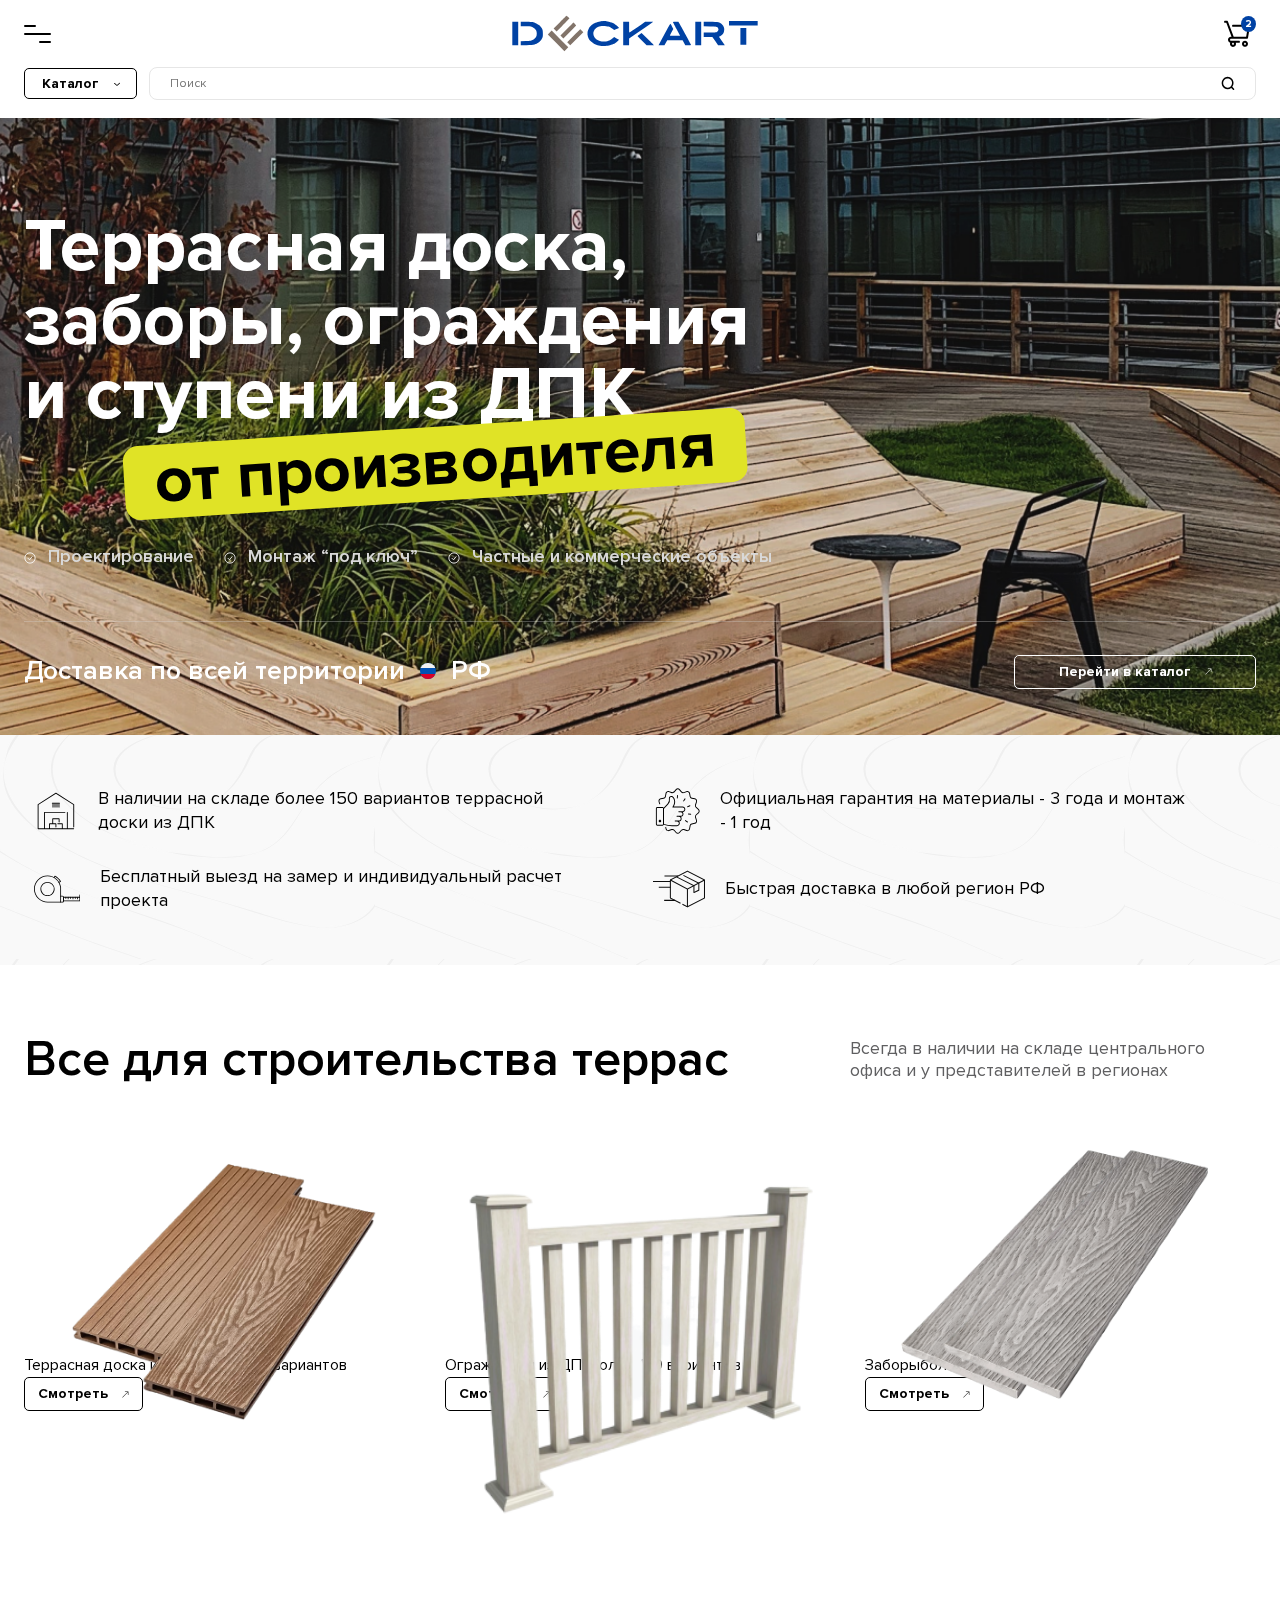
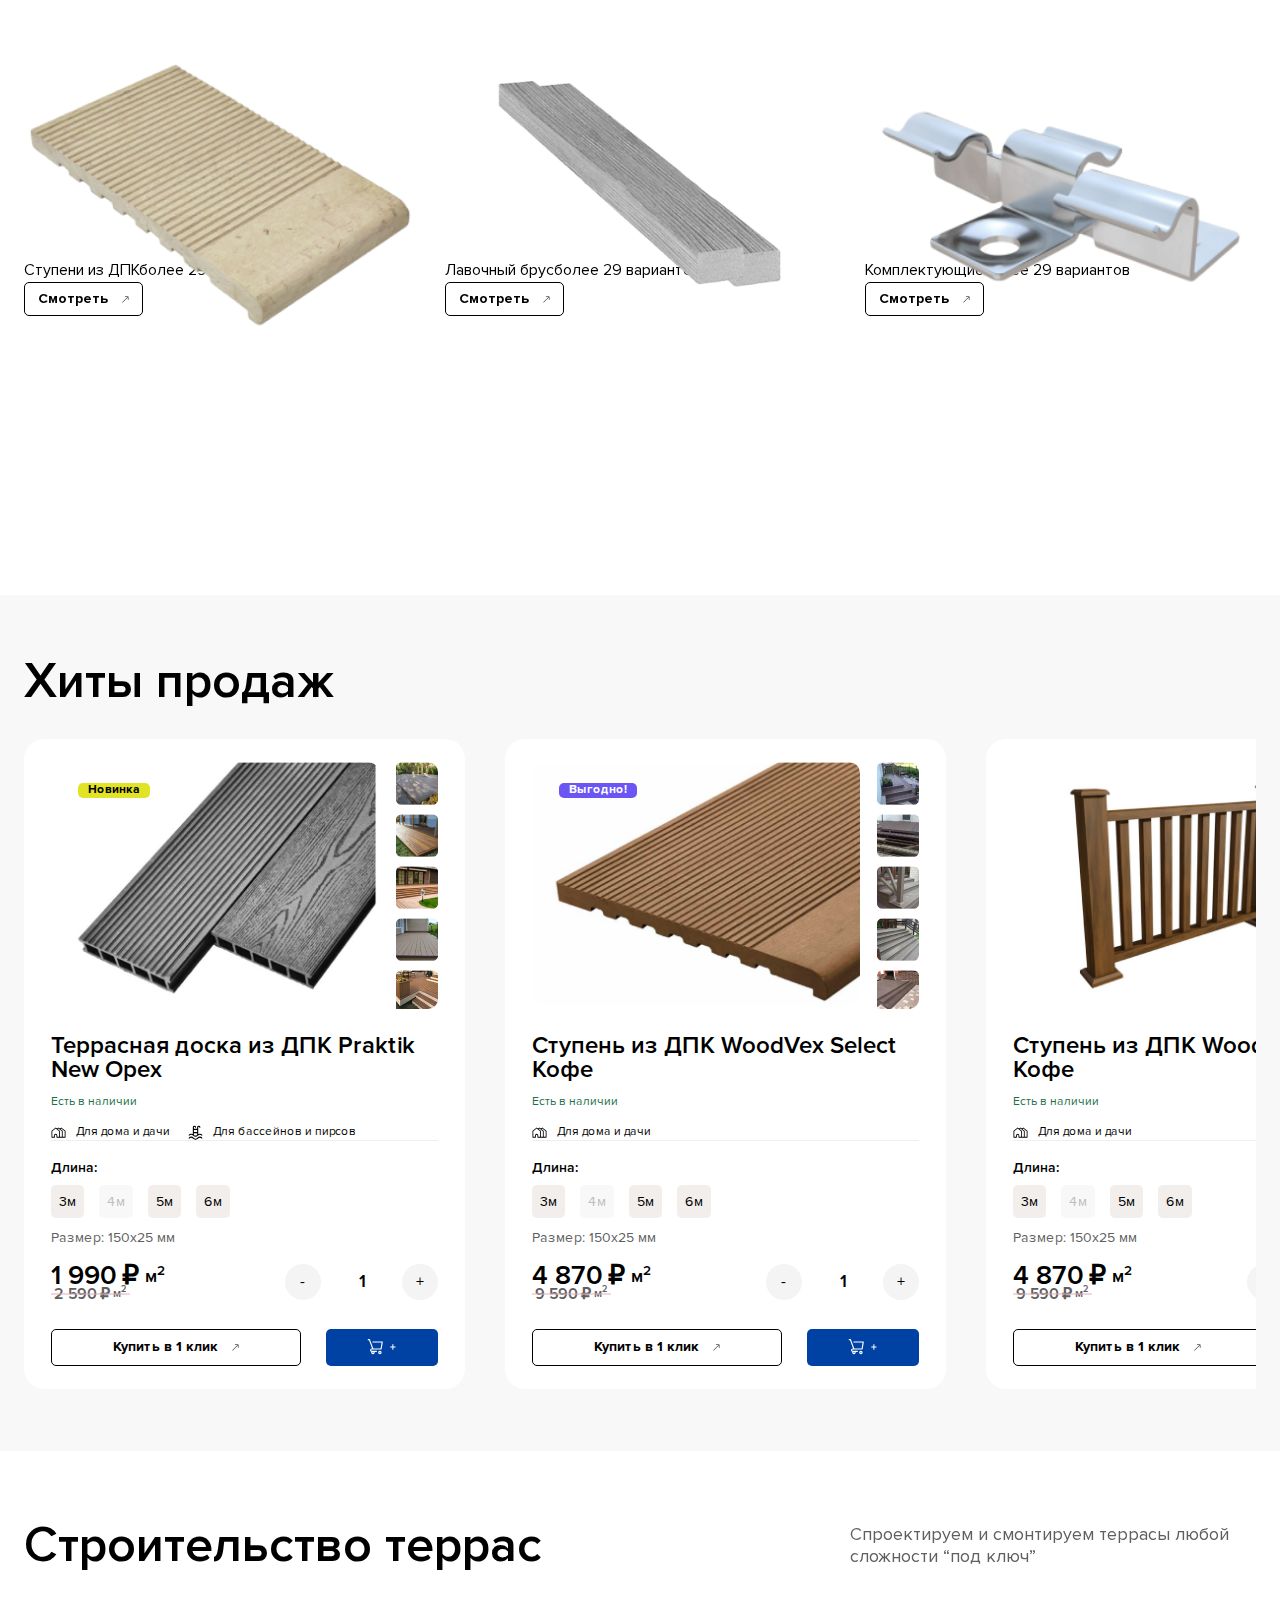
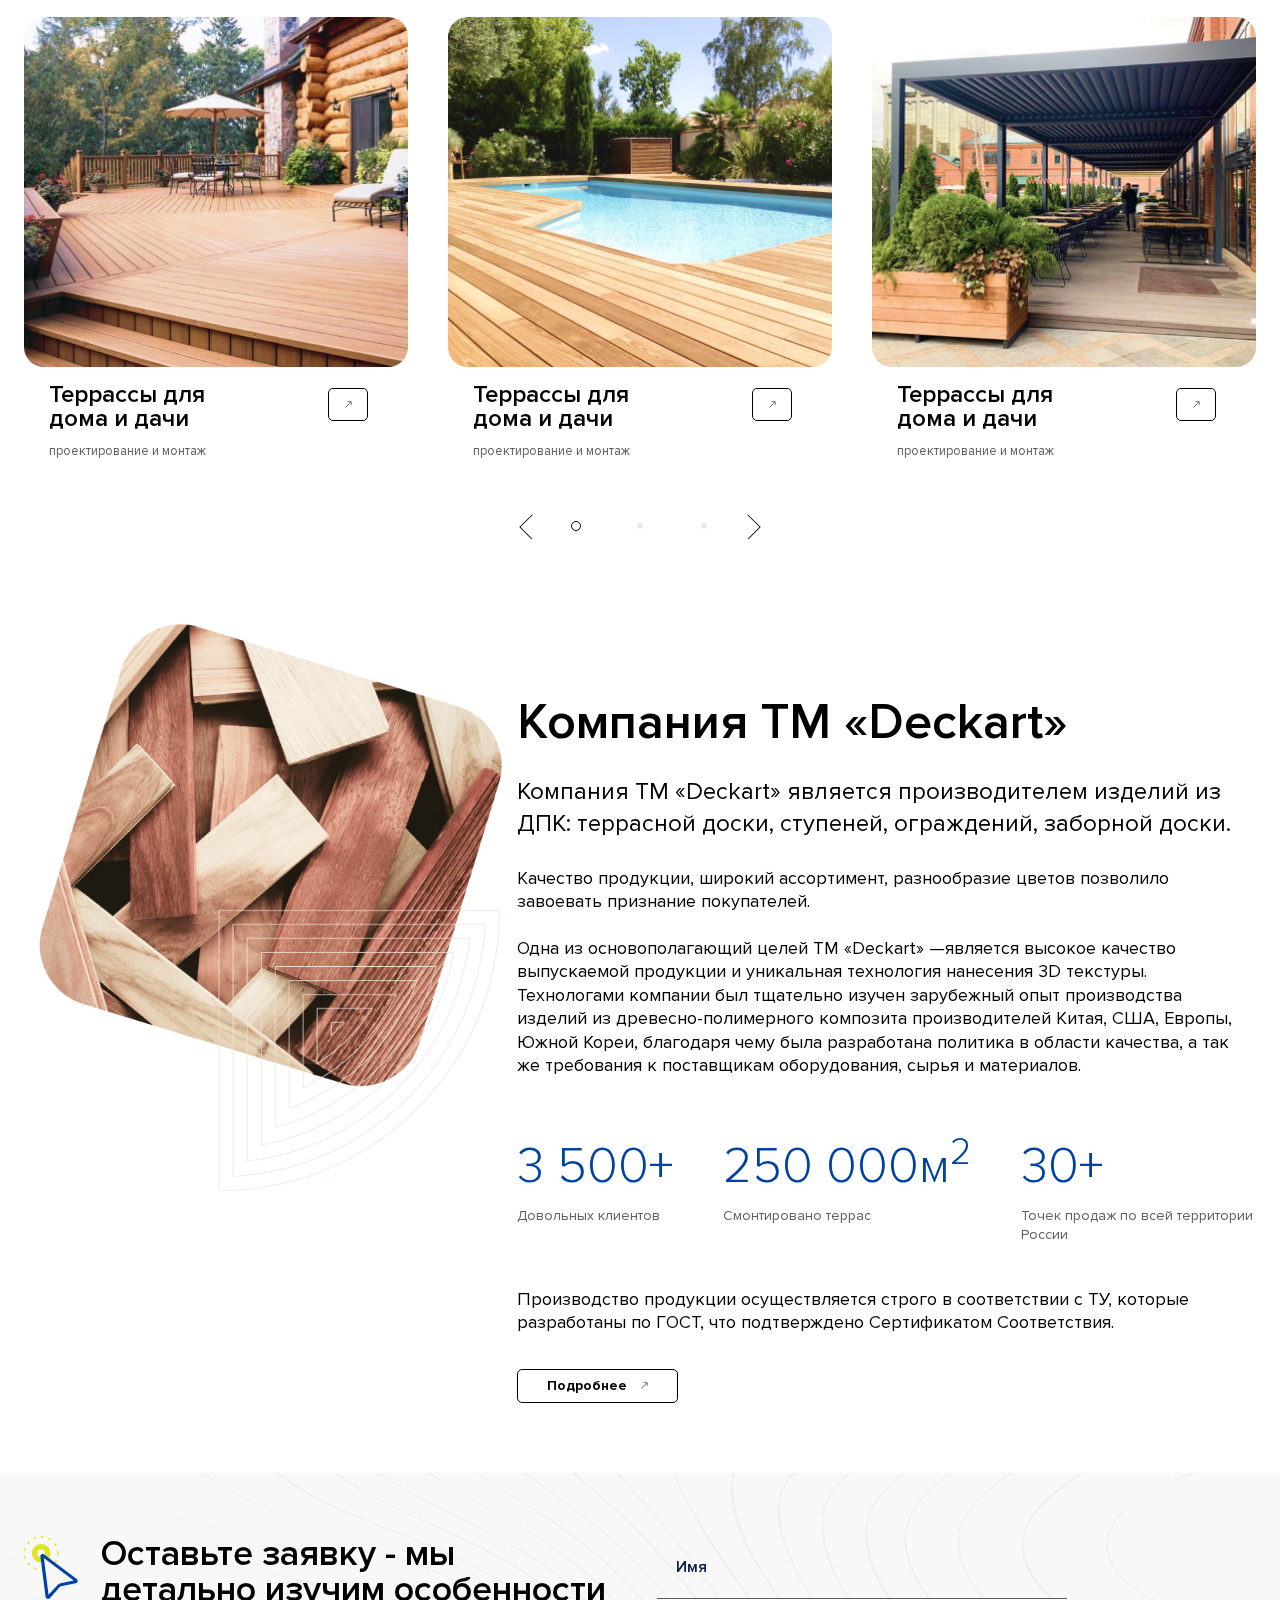
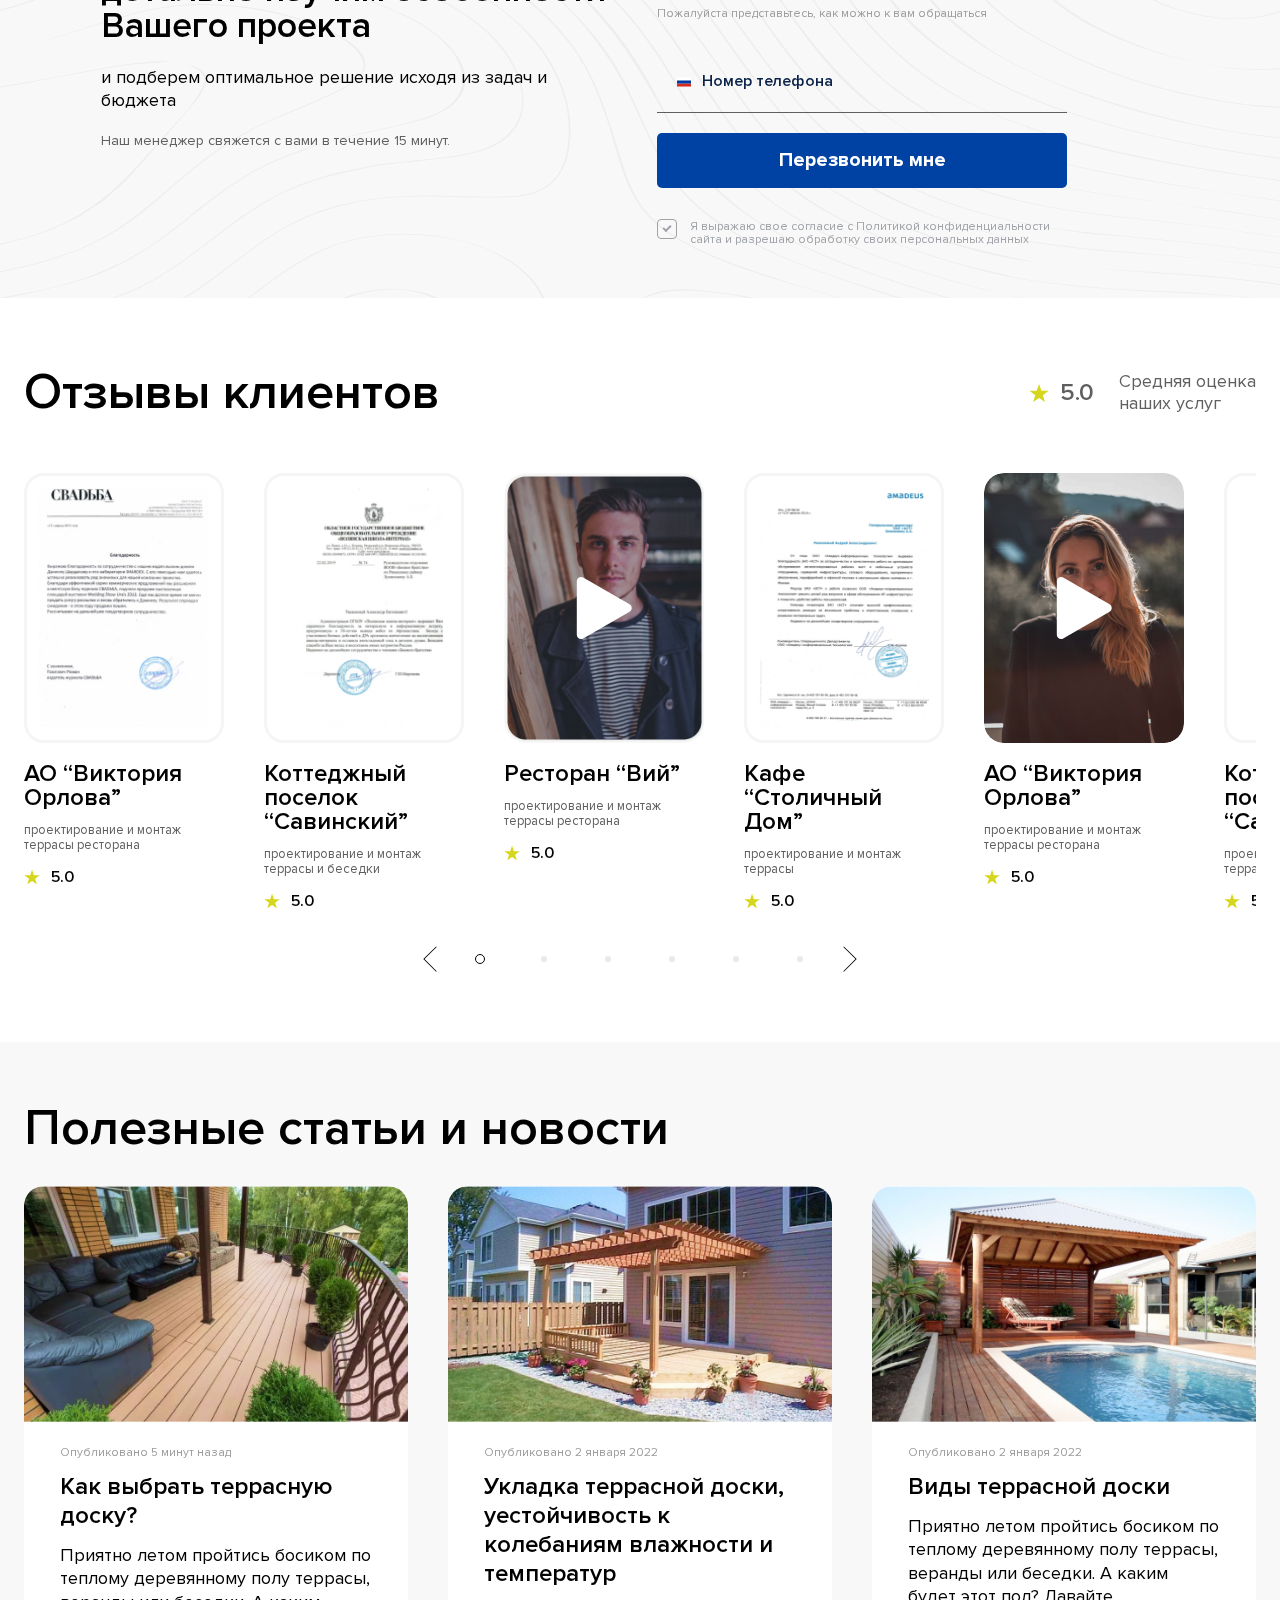
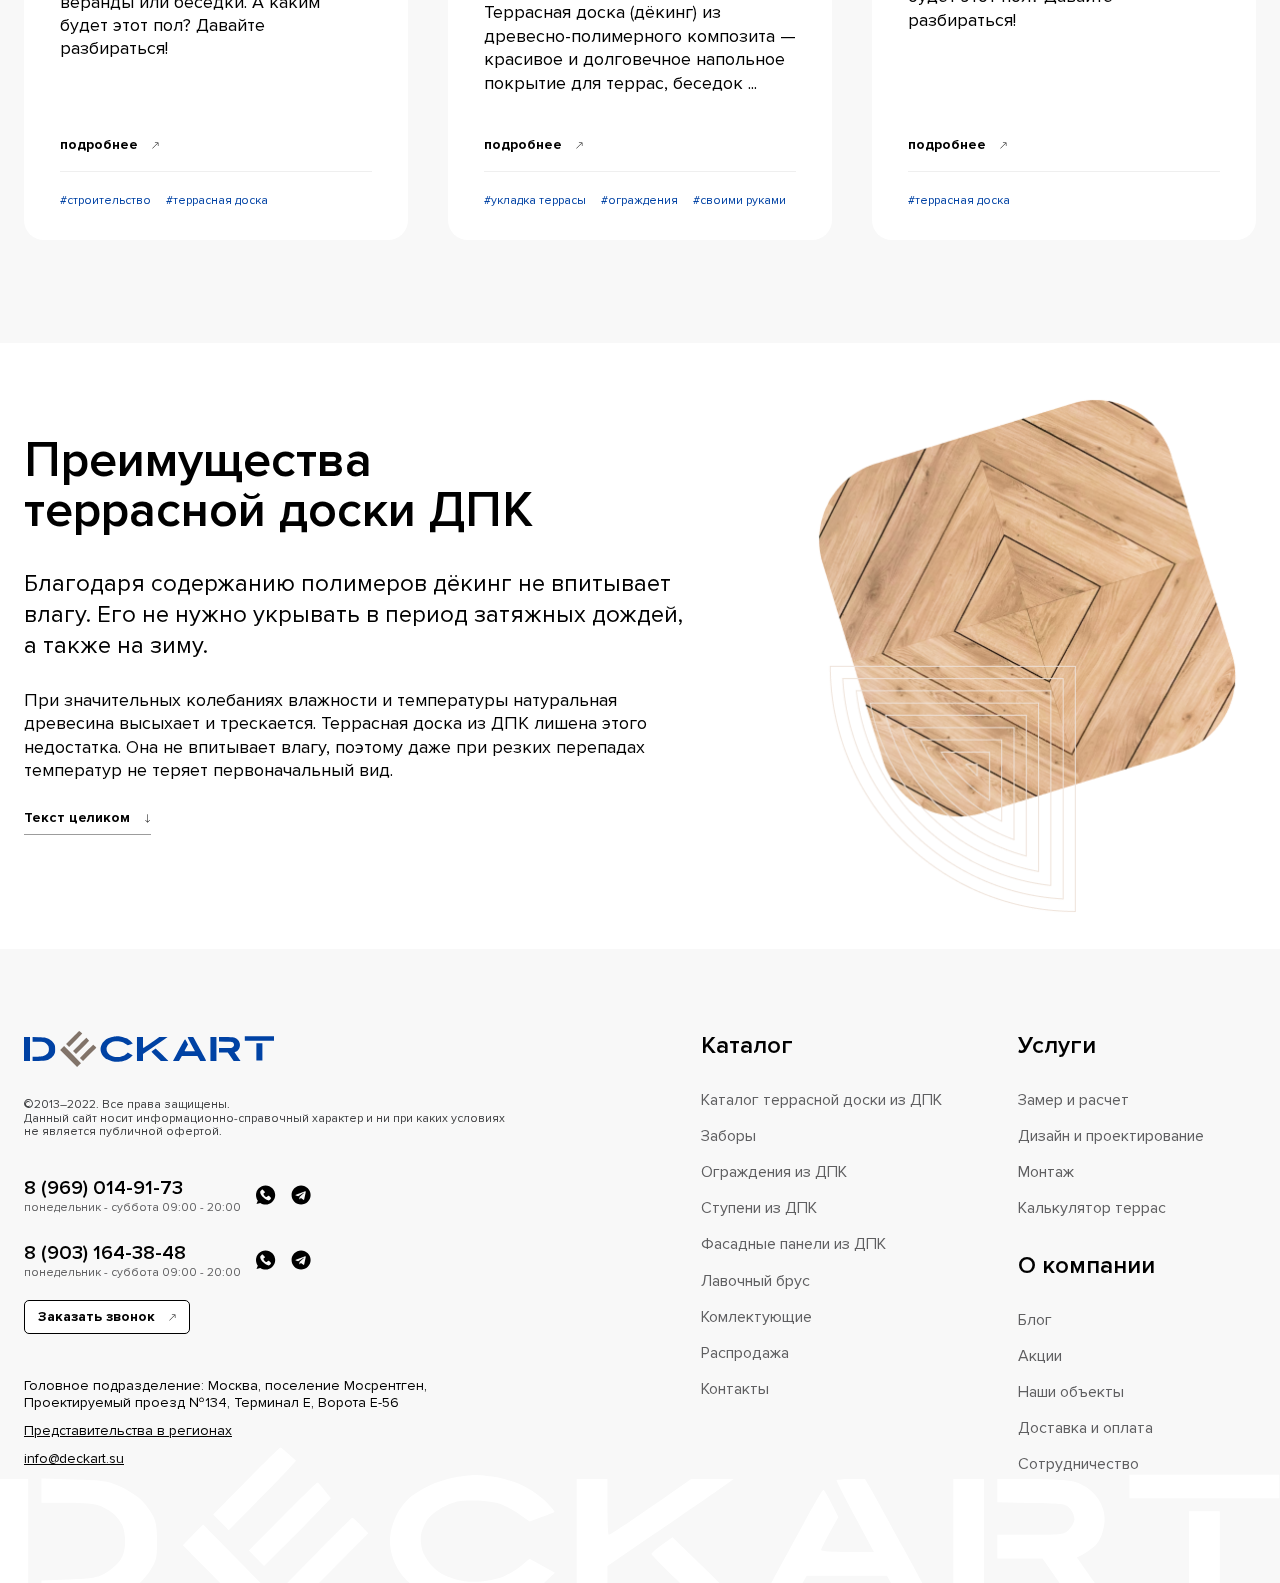
<file: index copy.html>
<!DOCTYPE html>
<html lang="ru">
  <head>
    <meta charset="UTF-8">
    <meta name="theme-color" content="#10cfe6">
    <meta http-equiv="X-UA-Compatible" content="IE=edge">
    <meta name="viewport" content="initial-scale=1.0, width=device-width">
    <title>Главная страница сайта</title>
    <link rel="yandex-tableau-widget" href="./images/favicons/yandex-browser-manifest.json">
    <link rel="stylesheet" href="./css/main.css"><link rel="stylesheet" href="https://cdn.jsdelivr.net/npm/swiper@8/swiper-bundle.min.css"/>
<!--[if lt IE 9]>
    <script src="http://cdnjs.cloudflare.com/ajax/libs/html5shiv/3.7.2/html5shiv.min.js"></script><![endif]-->
  </head>
  <body class="homepage">
    <header class="header">
      <div class="outer header__top">
        <div class="inner">
          <div class="header__top-container">
            <select>
              <option>Москва и область</option>
              <option>Санкт-Петербург</option>
            </select>
            <ul> 
              <li> <a href="#">О компании</a></li>
              <li> <a href="#">Блог</a></li>
              <li> <a href="#">Доставка и оплата</a></li>
              <li> <a href="#">Монтаж</a></li>
              <li> <a href="#">Распродажи и акции</a></li>
              <li> <a href="#">Сотрудничество</a></li>
              <li> <a href="#">Контакты</a></li>
            </ul>
          </div>
        </div>
      </div>
      <div class="outer header__center"> 
        <div class="inner"> 
          <div class="header__center-container"><a class="hamburger hamburger--js" href="#"><span></span></a><a class="logo" href="/">
              <svg class="icon icon-logo ">
                <use xlink:href="./images/sprite.svg#logo"></use>
              </svg>
              <p>Красивая и долговечная террасная доска из ДПК</p></a>
            <button class="basket">
              <div class="basket__icon"><svg width="26" height="27" viewBox="0 0 26 27" fill="none" xmlns="http://www.w3.org/2000/svg">
<path d="M21 20.8494C20.4067 20.8494 19.8266 21.0253 19.3333 21.355C18.8399 21.6846 18.4554 22.1531 18.2284 22.7013C18.0013 23.2495 17.9419 23.8527 18.0576 24.4346C18.1734 25.0166 18.4591 25.5511 18.8787 25.9707C19.2982 26.3902 19.8328 26.676 20.4147 26.7917C20.9967 26.9075 21.5999 26.8481 22.1481 26.621C22.6962 26.3939 23.1648 26.0094 23.4944 25.5161C23.8241 25.0227 24 24.4427 24 23.8494C23.9991 23.054 23.6828 22.2914 23.1204 21.729C22.5579 21.1666 21.7954 20.8502 21 20.8494ZM21 24.8494C20.8022 24.8494 20.6089 24.7907 20.4444 24.6808C20.28 24.571 20.1518 24.4148 20.0761 24.232C20.0004 24.0493 19.9806 23.8483 20.0192 23.6543C20.0578 23.4603 20.153 23.2821 20.2929 23.1423C20.4327 23.0024 20.6109 22.9072 20.8049 22.8686C20.9989 22.83 21.2 22.8498 21.3827 22.9255C21.5654 23.0012 21.7216 23.1293 21.8315 23.2938C21.9414 23.4582 22 23.6516 22 23.8494C21.9997 24.1145 21.8942 24.3686 21.7067 24.5561C21.5193 24.7436 21.2651 24.849 21 24.8494Z" fill="black"/>
<path d="M15 20.8494H7C6.73478 20.8494 6.48043 20.744 6.29289 20.5565C6.10536 20.3689 6 20.1146 6 19.8494C6 19.5841 6.10536 19.3298 6.29289 19.1423C6.48043 18.9547 6.73478 18.8494 7 18.8494H23C23.2367 18.8494 23.4657 18.7654 23.6463 18.6124C23.8269 18.4595 23.9473 18.2474 23.9863 18.014L25.9863 6.01397C26.0102 5.8707 26.0026 5.72395 25.9641 5.58392C25.9255 5.44388 25.8569 5.31393 25.763 5.20309C25.6692 5.09225 25.5523 5.0032 25.4205 4.94211C25.2887 4.88102 25.1452 4.84937 25 4.84937H9C8.73478 4.84937 8.48043 4.95472 8.29289 5.14226C8.10536 5.32979 8 5.58415 8 5.84937C8 6.11458 8.10536 6.36894 8.29289 6.55647C8.48043 6.74401 8.73478 6.84937 9 6.84937H23.8193L22.1528 16.8494H9.6928L3.9365 1.49827C3.86496 1.30767 3.73697 1.14344 3.56964 1.02749C3.4023 0.911543 3.20358 0.849403 3 0.849365H1C0.734784 0.849365 0.48043 0.954722 0.292893 1.14226C0.105357 1.32979 0 1.58415 0 1.84937C0 2.11458 0.105357 2.36894 0.292893 2.55647C0.48043 2.74401 0.734784 2.84937 1 2.84937H2.3071L7.5571 16.8494H7C6.27135 16.8442 5.56589 17.1052 5.01616 17.5835C4.46642 18.0618 4.11026 18.7243 4.01459 19.4467C3.91891 20.1691 4.09031 20.9015 4.49658 21.5064C4.90285 22.1113 5.51603 22.547 6.2209 22.7317C6.03292 23.1834 5.95808 23.6741 6.00287 24.1613C6.04766 24.6485 6.21072 25.1174 6.4779 25.5273C6.74508 25.9371 7.10829 26.2755 7.53598 26.5131C7.96367 26.7507 8.4429 26.8803 8.93205 26.8906C9.42119 26.9009 9.90544 26.7916 10.3427 26.5722C10.78 26.3528 11.1572 26.0299 11.4414 25.6317C11.7255 25.2334 11.9082 24.7718 11.9734 24.2869C12.0387 23.802 11.9845 23.3086 11.8157 22.8494H15C15.2652 22.8494 15.5196 22.744 15.7071 22.5565C15.8946 22.3689 16 22.1146 16 21.8494C16 21.5841 15.8946 21.3298 15.7071 21.1423C15.5196 20.9547 15.2652 20.8494 15 20.8494ZM10 23.8494C10 24.0471 9.94135 24.2405 9.83147 24.4049C9.72159 24.5694 9.56541 24.6976 9.38268 24.7732C9.19996 24.8489 8.99889 24.8687 8.80491 24.8302C8.61093 24.7916 8.43275 24.6963 8.29289 24.5565C8.15304 24.4166 8.0578 24.2384 8.01921 24.0445C7.98063 23.8505 8.00043 23.6494 8.07612 23.4667C8.15181 23.284 8.27998 23.1278 8.44443 23.0179C8.60888 22.908 8.80222 22.8494 9 22.8494C9.26511 22.8497 9.51927 22.9552 9.70673 23.1426C9.89419 23.3301 9.99966 23.5843 10 23.8494Z" fill="black"/>
</svg><span>2</span>
              </div>
            </button>
            <div class="search">
              <div class="search__input">
                <input type="text" placeholder="Поиск по каталогу" required>
              </div>
              <button class="search-btn">
                <svg class="icon icon-search ">
                  <use xlink:href="./images/sprite.svg#search"></use>
                </svg>
              </button>
            </div>
            <div class="connection"><a class="social" href="#"><svg width="20" height="20" viewBox="0 0 20 20" fill="none" xmlns="http://www.w3.org/2000/svg">
<path d="M9.6 0.399902C4.296 0.399902 0 4.6959 0 9.9999C0 12.1119 0.672 14.0559 1.824 15.6399L0.504 19.1199L4.32 18.0159C5.832 19.0239 7.656 19.5999 9.6 19.5999C14.904 19.5999 19.2 15.3039 19.2 9.9999C19.2 4.6959 14.904 0.399902 9.6 0.399902ZM14.712 13.9839L13.68 14.9919C12.6 16.0719 9.744 14.8959 7.224 12.3519C4.704 9.8319 3.576 6.9759 4.584 5.9199L5.616 4.8879C6 4.5039 6.648 4.5039 7.056 4.8879L8.568 6.3999C9.096 6.9279 8.88 7.8399 8.184 8.0559C7.704 8.2239 7.368 8.7519 7.536 9.2319C7.8 10.3599 9.264 11.7519 10.344 12.0159C10.824 12.1359 11.376 11.8479 11.52 11.3679C11.736 10.6719 12.648 10.4559 13.176 10.9839L14.688 12.4959C15.072 12.9039 15.072 13.5519 14.712 13.9839Z"/>
</svg></a><a class="social" href="#"><svg width="21" height="20" viewBox="0 0 21 20" fill="none" xmlns="http://www.w3.org/2000/svg">
<path d="M10.5996 20C16.1238 20 20.5996 15.5242 20.5996 10C20.5996 4.47583 16.1238 0 10.5996 0C5.07544 0 0.599609 4.47583 0.599609 10C0.599609 15.5242 5.07544 20 10.5996 20ZM5.17544 9.78333L14.8171 6.06583C15.2646 5.90417 15.6554 6.175 15.5104 6.85167L15.5113 6.85083L13.8696 14.585C13.7479 15.1333 13.4221 15.2667 12.9663 15.0083L10.4663 13.1658L9.26044 14.3275C9.12711 14.4608 9.01461 14.5733 8.75628 14.5733L8.93378 12.0292L13.5671 7.84333C13.7688 7.66583 13.5221 7.56583 13.2563 7.7425L7.53044 11.3475L5.06211 10.5775C4.52628 10.4075 4.51461 10.0417 5.17544 9.78333Z"/>
</svg></a>
              <p><a href="tel:79690149173">+7 (969) 014-91-73</a><span>понедельник - суббота 09:00 - 20:00</span></p>
              <button class="btn" data-id="callme">Звонок<svg width="8" height="8" viewBox="0 0 8 8" fill="none" xmlns="http://www.w3.org/2000/svg">
<path fill-rule="evenodd" clip-rule="evenodd" d="M7.0206 0.5C7.09795 0.5 7.17214 0.530727 7.22683 0.585423C7.28153 0.640118 7.31226 0.714301 7.31226 0.791651L7.31226 4.29147C7.31226 4.36882 7.28153 4.443 7.22683 4.4977C7.17214 4.55239 7.09795 4.58312 7.0206 4.58312C6.94325 4.58312 6.86907 4.55239 6.81438 4.4977C6.75968 4.443 6.72895 4.36882 6.72895 4.29147L6.72895 1.4957L0.810765 7.41447C0.783648 7.44159 0.751456 7.4631 0.716027 7.47777C0.680597 7.49245 0.642624 7.5 0.604276 7.5C0.565927 7.5 0.527954 7.49245 0.492524 7.47777C0.457095 7.4631 0.424903 7.44159 0.397786 7.41447C0.37067 7.38735 0.34916 7.35516 0.334485 7.31973C0.319809 7.2843 0.312256 7.24633 0.312256 7.20798C0.312256 7.16963 0.319809 7.13166 0.334485 7.09623C0.34916 7.0608 0.37067 7.02861 0.397786 7.00149L6.31656 1.0833L3.52079 1.0833C3.44344 1.0833 3.36926 1.05258 3.31456 0.99788C3.25986 0.943185 3.22914 0.869002 3.22914 0.791652C3.22914 0.714301 3.25986 0.640118 3.31456 0.585423C3.36926 0.530727 3.44344 0.5 3.52079 0.5L7.0206 0.5Z"/>
</svg>
              </button>
            </div>
          </div>
        </div>
      </div>
      <div class="outer header__bottom">
        <div class="inner header__bottom-container">
          <ul> 
            <li> <a class="dropdown menu-js" href="#">Каталог<span>продукции</span></a>
              <div class="catalog catalog-js outer">
                <div class="catalog__line"></div>
                <div class="inner">
                  <ul>
                    <li> <a class="catalog-link-js dropdown _right" href="#"> 
                        <div class="menu__icon _pink"><img src="./images/terrasnaya.png"></div>Террасная доска из ДПК</a>
                      <div class="catalog__content">
                        <ul> 
                          <li><a href="#">Террасная доска для террасы</a></li>
                          <li><a href="#">Террасная доска для бассейнов</a></li>
                          <li><a href="#">Террасная доска для беседки</a></li>
                          <li><a href="#">Террасная доска для пирса, причала и мостиков</a></li>
                          <li><a href="#">Террасная доска для кафе и ресторанов</a></li>
                        </ul>
                        <div class="card"> 
                          <div class="card__gallery"><img src="./images/2.png" alt="Террасная доска">
                            <div class="card__sales">-30%</div>
                            <div class="card__label">
                              <p class="_purple">Выгодно!</p>
                            </div>
                          </div>
                          <div class="card__content"> 
                            <h3>Ступень из ДПК WoodVex Select Кофе</h3>
                            <p>Есть в наличии</p>
                            <div class="card__order">
                              <div class="card__price">
                                <div class="card__price-new">4 870
                                  <div>₽</div>
                                  <div>м<sup>2</sup></div>
                                </div>
                                <div class="card__price-old">9 590
                                  <div>₽</div>
                                  <div>м<sup>2</sup></div>
                                </div>
                              </div><a class="btn" href="#" data-id=""><svg width="8" height="8" viewBox="0 0 8 8" fill="none" xmlns="http://www.w3.org/2000/svg">
<path fill-rule="evenodd" clip-rule="evenodd" d="M7.0206 0.5C7.09795 0.5 7.17214 0.530727 7.22683 0.585423C7.28153 0.640118 7.31226 0.714301 7.31226 0.791651L7.31226 4.29147C7.31226 4.36882 7.28153 4.443 7.22683 4.4977C7.17214 4.55239 7.09795 4.58312 7.0206 4.58312C6.94325 4.58312 6.86907 4.55239 6.81438 4.4977C6.75968 4.443 6.72895 4.36882 6.72895 4.29147L6.72895 1.4957L0.810765 7.41447C0.783648 7.44159 0.751456 7.4631 0.716027 7.47777C0.680597 7.49245 0.642624 7.5 0.604276 7.5C0.565927 7.5 0.527954 7.49245 0.492524 7.47777C0.457095 7.4631 0.424903 7.44159 0.397786 7.41447C0.37067 7.38735 0.34916 7.35516 0.334485 7.31973C0.319809 7.2843 0.312256 7.24633 0.312256 7.20798C0.312256 7.16963 0.319809 7.13166 0.334485 7.09623C0.34916 7.0608 0.37067 7.02861 0.397786 7.00149L6.31656 1.0833L3.52079 1.0833C3.44344 1.0833 3.36926 1.05258 3.31456 0.99788C3.25986 0.943185 3.22914 0.869002 3.22914 0.791652C3.22914 0.714301 3.25986 0.640118 3.31456 0.585423C3.36926 0.530727 3.44344 0.5 3.52079 0.5L7.0206 0.5Z"/>
</svg>    </a>
                            </div>
                          </div>
                        </div>
                      </div>
                    </li>
                    <li> <a class="catalog-link-js dropdown _right" href="#"> 
                        <div class="menu__icon _grey"><img src="./images/zabor.png"></div>Заборы</a>
                      <div class="catalog__content">
                        <ul> 
                          <li><a href="#">Забор 1</a></li>
                          <li><a href="#">Забор 2</a></li>
                        </ul>
                      </div>
                    </li>
                    <li> <a class="catalog-link-js dropdown _right" href="#"> 
                        <div class="menu__icon _beg"><img src="./images/ogragdenie.png"></div>Ограждения из ДПК</a>
                      <div class="catalog__content">
                        <ul> 
                          <li><a href="#">Ограждения из ДПК 1</a></li>
                          <li><a href="#">Ограждения из ДПК 2</a></li>
                        </ul>
                      </div>
                    </li>
                    <li> <a class="catalog-link-js dropdown _right" href="#"> 
                        <div class="menu__icon _beg1"><img src="./images/stupeni.png"></div>Ступени из ДПК</a>
                      <div class="catalog__content">
                        <ul> 
                          <li><a href="#">Ступени из ДПК 1</a></li>
                          <li><a href="#">Ступени из ДПК 2</a></li>
                        </ul>
                      </div>
                    </li>
                    <li> <a class="catalog-link-js dropdown _right" href="#"> 
                        <div class="menu__icon _pink1"><img src="./images/fasad.png"></div>Фасадные панели из ДПК</a>
                      <div class="catalog__content">
                        <ul> 
                          <li><a href="#">Фасадные панели из ДПК 1</a></li>
                          <li><a href="#">Фасадные панели из ДПК 2</a></li>
                        </ul>
                      </div>
                    </li>
                    <li> <a class="catalog-link-js dropdown _right" href="#"> 
                        <div class="menu__icon _grey1"><img src="./images/lavochniy.png"></div>Лавочный брус</a>
                      <div class="catalog__content">
                        <ul> 
                          <li><a href="#">Лавочный брус 1</a></li>
                          <li><a href="#">Лавочный брус 2</a></li>
                        </ul>
                      </div>
                    </li>
                    <li> <a class="catalog-link-js dropdown _right" href="#"> 
                        <div class="menu__icon _grey2"><img src="./images/kompl.png"></div>Комплектующие</a>
                      <div class="catalog__content">
                        <ul> 
                          <li><a href="#">Комплектующие 1</a></li>
                          <li><a href="#">Комплектующие 2</a></li>
                        </ul>
                      </div>
                    </li>
                    <li> <a href="#"> 
                        <div class="menu__icon _yellow">%</div>Распродажа %</a></li>
                  </ul>
                  <ul> 
                    <li><a class="catalog-link-js _location dropdown burgermenu _right" href="#"> 
                        <svg class="icon icon-location ">
                          <use xlink:href="./images/sprite.svg#location"></use>
                        </svg>Москва и область</a>
                      <div class="catalog__content"></div>
                    </li>
                    <li> <a class="catalog-link-js dropdown burgermenu _right" href="#">Услуги</a>
                      <div class="catalog__content">
                        <ul> 
                          <li><a href="#">Услуги 1</a></li>
                          <li><a href="#">Услуги 2</a></li>
                        </ul>
                      </div>
                    </li>
                    <li> <a href="#">Наши объекты</a></li>
                    <li> <a href="#">Акции</a></li>
                    <li> <a class="catalog-link-js burgermenu dropdown _right" href="#">Информация</a></li>
                    <li> <a href="#">Контакты</a></li>
                    <li><a class="_small" href="#">О компании</a></li>
                    <li><a class="_small" href="#">Блог</a></li>
                    <li><a class="_small" href="#">Доставка и оплата</a></li>
                    <li><a class="_small" href="#">Монтаж</a></li>
                    <li><a class="_small" href="#">Распродажи и акции</a></li>
                    <li><a class="_small" href="#">Сотрудничество</a></li>
                    <li><a class="_small" href="#">Контакты</a></li>
                    <li class="_connection">
                      <div class="connection__mobil">
                        <p class="_mobil"><a href="tel:79690149173">+7 (969) 014-91-73</a><span>понедельник - суббота 09:00 - 20:00</span></p>
                        <div><a class="social" href="#"><svg width="20" height="20" viewBox="0 0 20 20" fill="none" xmlns="http://www.w3.org/2000/svg">
<path d="M9.6 0.399902C4.296 0.399902 0 4.6959 0 9.9999C0 12.1119 0.672 14.0559 1.824 15.6399L0.504 19.1199L4.32 18.0159C5.832 19.0239 7.656 19.5999 9.6 19.5999C14.904 19.5999 19.2 15.3039 19.2 9.9999C19.2 4.6959 14.904 0.399902 9.6 0.399902ZM14.712 13.9839L13.68 14.9919C12.6 16.0719 9.744 14.8959 7.224 12.3519C4.704 9.8319 3.576 6.9759 4.584 5.9199L5.616 4.8879C6 4.5039 6.648 4.5039 7.056 4.8879L8.568 6.3999C9.096 6.9279 8.88 7.8399 8.184 8.0559C7.704 8.2239 7.368 8.7519 7.536 9.2319C7.8 10.3599 9.264 11.7519 10.344 12.0159C10.824 12.1359 11.376 11.8479 11.52 11.3679C11.736 10.6719 12.648 10.4559 13.176 10.9839L14.688 12.4959C15.072 12.9039 15.072 13.5519 14.712 13.9839Z"/>
</svg></a><a class="social" href="#"><svg width="21" height="20" viewBox="0 0 21 20" fill="none" xmlns="http://www.w3.org/2000/svg">
<path d="M10.5996 20C16.1238 20 20.5996 15.5242 20.5996 10C20.5996 4.47583 16.1238 0 10.5996 0C5.07544 0 0.599609 4.47583 0.599609 10C0.599609 15.5242 5.07544 20 10.5996 20ZM5.17544 9.78333L14.8171 6.06583C15.2646 5.90417 15.6554 6.175 15.5104 6.85167L15.5113 6.85083L13.8696 14.585C13.7479 15.1333 13.4221 15.2667 12.9663 15.0083L10.4663 13.1658L9.26044 14.3275C9.12711 14.4608 9.01461 14.5733 8.75628 14.5733L8.93378 12.0292L13.5671 7.84333C13.7688 7.66583 13.5221 7.56583 13.2563 7.7425L7.53044 11.3475L5.06211 10.5775C4.52628 10.4075 4.51461 10.0417 5.17544 9.78333Z"/>
</svg></a></div>
                      </div>
                      <button class="btn" data-id="callme">Звонок<svg width="8" height="8" viewBox="0 0 8 8" fill="none" xmlns="http://www.w3.org/2000/svg">
<path fill-rule="evenodd" clip-rule="evenodd" d="M7.0206 0.5C7.09795 0.5 7.17214 0.530727 7.22683 0.585423C7.28153 0.640118 7.31226 0.714301 7.31226 0.791651L7.31226 4.29147C7.31226 4.36882 7.28153 4.443 7.22683 4.4977C7.17214 4.55239 7.09795 4.58312 7.0206 4.58312C6.94325 4.58312 6.86907 4.55239 6.81438 4.4977C6.75968 4.443 6.72895 4.36882 6.72895 4.29147L6.72895 1.4957L0.810765 7.41447C0.783648 7.44159 0.751456 7.4631 0.716027 7.47777C0.680597 7.49245 0.642624 7.5 0.604276 7.5C0.565927 7.5 0.527954 7.49245 0.492524 7.47777C0.457095 7.4631 0.424903 7.44159 0.397786 7.41447C0.37067 7.38735 0.34916 7.35516 0.334485 7.31973C0.319809 7.2843 0.312256 7.24633 0.312256 7.20798C0.312256 7.16963 0.319809 7.13166 0.334485 7.09623C0.34916 7.0608 0.37067 7.02861 0.397786 7.00149L6.31656 1.0833L3.52079 1.0833C3.44344 1.0833 3.36926 1.05258 3.31456 0.99788C3.25986 0.943185 3.22914 0.869002 3.22914 0.791652C3.22914 0.714301 3.25986 0.640118 3.31456 0.585423C3.36926 0.530727 3.44344 0.5 3.52079 0.5L7.0206 0.5Z"/>
</svg>
                      </button>
                    </li>
                  </ul>
                </div>
              </div>
            </li>
            <li> <a class="dropdown" href="#">Услуги</a></li>
            <li> <a href="#">Наши объекты</a></li>
            <li> <a href="#">Акции</a></li>
            <li> <a class="dropdown" href="#">Информация</a></li>
            <li> <a href="#">Контакты</a></li>
          </ul>
          <div class="search">
            <div class="search__input">
              <input type="text" placeholder="Поиск" required>
            </div>
            <button class="search-btn">
              <svg class="icon icon-search ">
                <use xlink:href="./images/sprite.svg#search"></use>
              </svg>
            </button>
          </div>
          <button class="basket">
            <div class="basket__icon"><svg width="26" height="27" viewBox="0 0 26 27" fill="none" xmlns="http://www.w3.org/2000/svg">
<path d="M21 20.8494C20.4067 20.8494 19.8266 21.0253 19.3333 21.355C18.8399 21.6846 18.4554 22.1531 18.2284 22.7013C18.0013 23.2495 17.9419 23.8527 18.0576 24.4346C18.1734 25.0166 18.4591 25.5511 18.8787 25.9707C19.2982 26.3902 19.8328 26.676 20.4147 26.7917C20.9967 26.9075 21.5999 26.8481 22.1481 26.621C22.6962 26.3939 23.1648 26.0094 23.4944 25.5161C23.8241 25.0227 24 24.4427 24 23.8494C23.9991 23.054 23.6828 22.2914 23.1204 21.729C22.5579 21.1666 21.7954 20.8502 21 20.8494ZM21 24.8494C20.8022 24.8494 20.6089 24.7907 20.4444 24.6808C20.28 24.571 20.1518 24.4148 20.0761 24.232C20.0004 24.0493 19.9806 23.8483 20.0192 23.6543C20.0578 23.4603 20.153 23.2821 20.2929 23.1423C20.4327 23.0024 20.6109 22.9072 20.8049 22.8686C20.9989 22.83 21.2 22.8498 21.3827 22.9255C21.5654 23.0012 21.7216 23.1293 21.8315 23.2938C21.9414 23.4582 22 23.6516 22 23.8494C21.9997 24.1145 21.8942 24.3686 21.7067 24.5561C21.5193 24.7436 21.2651 24.849 21 24.8494Z" fill="black"/>
<path d="M15 20.8494H7C6.73478 20.8494 6.48043 20.744 6.29289 20.5565C6.10536 20.3689 6 20.1146 6 19.8494C6 19.5841 6.10536 19.3298 6.29289 19.1423C6.48043 18.9547 6.73478 18.8494 7 18.8494H23C23.2367 18.8494 23.4657 18.7654 23.6463 18.6124C23.8269 18.4595 23.9473 18.2474 23.9863 18.014L25.9863 6.01397C26.0102 5.8707 26.0026 5.72395 25.9641 5.58392C25.9255 5.44388 25.8569 5.31393 25.763 5.20309C25.6692 5.09225 25.5523 5.0032 25.4205 4.94211C25.2887 4.88102 25.1452 4.84937 25 4.84937H9C8.73478 4.84937 8.48043 4.95472 8.29289 5.14226C8.10536 5.32979 8 5.58415 8 5.84937C8 6.11458 8.10536 6.36894 8.29289 6.55647C8.48043 6.74401 8.73478 6.84937 9 6.84937H23.8193L22.1528 16.8494H9.6928L3.9365 1.49827C3.86496 1.30767 3.73697 1.14344 3.56964 1.02749C3.4023 0.911543 3.20358 0.849403 3 0.849365H1C0.734784 0.849365 0.48043 0.954722 0.292893 1.14226C0.105357 1.32979 0 1.58415 0 1.84937C0 2.11458 0.105357 2.36894 0.292893 2.55647C0.48043 2.74401 0.734784 2.84937 1 2.84937H2.3071L7.5571 16.8494H7C6.27135 16.8442 5.56589 17.1052 5.01616 17.5835C4.46642 18.0618 4.11026 18.7243 4.01459 19.4467C3.91891 20.1691 4.09031 20.9015 4.49658 21.5064C4.90285 22.1113 5.51603 22.547 6.2209 22.7317C6.03292 23.1834 5.95808 23.6741 6.00287 24.1613C6.04766 24.6485 6.21072 25.1174 6.4779 25.5273C6.74508 25.9371 7.10829 26.2755 7.53598 26.5131C7.96367 26.7507 8.4429 26.8803 8.93205 26.8906C9.42119 26.9009 9.90544 26.7916 10.3427 26.5722C10.78 26.3528 11.1572 26.0299 11.4414 25.6317C11.7255 25.2334 11.9082 24.7718 11.9734 24.2869C12.0387 23.802 11.9845 23.3086 11.8157 22.8494H15C15.2652 22.8494 15.5196 22.744 15.7071 22.5565C15.8946 22.3689 16 22.1146 16 21.8494C16 21.5841 15.8946 21.3298 15.7071 21.1423C15.5196 20.9547 15.2652 20.8494 15 20.8494ZM10 23.8494C10 24.0471 9.94135 24.2405 9.83147 24.4049C9.72159 24.5694 9.56541 24.6976 9.38268 24.7732C9.19996 24.8489 8.99889 24.8687 8.80491 24.8302C8.61093 24.7916 8.43275 24.6963 8.29289 24.5565C8.15304 24.4166 8.0578 24.2384 8.01921 24.0445C7.98063 23.8505 8.00043 23.6494 8.07612 23.4667C8.15181 23.284 8.27998 23.1278 8.44443 23.0179C8.60888 22.908 8.80222 22.8494 9 22.8494C9.26511 22.8497 9.51927 22.9552 9.70673 23.1426C9.89419 23.3301 9.99966 23.5843 10 23.8494Z" fill="black"/>
</svg><span>2</span>
            </div>
            <p>7 890 ₽</p>
          </button>
        </div>
      </div>
    </header>
    <main>
      <div class="welcome">
        <div class="welcome__container welcome-js"> 
          <div class="swiper-wrapper"> 
            <div class="welcome__slide swiper-slide" style="--bg-1:url(../images/slide1-overlay.png);"><img src="./images/slide1.png" alt="Слайд 1">
              <div class="outer"> 
                <div class="inner">
                  <h1>Террасная доска, заборы, ограждения и&nbsp;ступени из ДПК <span>от производителя</span></h1>
                  <ul class="welcome__list">
                    <li> 
                      <svg class="icon icon-check ">
                        <use xlink:href="./images/sprite.svg#check"></use>
                      </svg>Проектирование
                    </li>
                    <li> 
                      <svg class="icon icon-check ">
                        <use xlink:href="./images/sprite.svg#check"></use>
                      </svg>Монтаж “под ключ”
                    </li>
                    <li> 
                      <svg class="icon icon-check ">
                        <use xlink:href="./images/sprite.svg#check"></use>
                      </svg>Частные и коммерческие объекты
                    </li>
                  </ul>
                  <div class="welcome__slide-bottom">
                    <p>Доставка по всей территории<span class="rus"></span>РФ</p><a class="btn invert" href="#" data-id="">Перейти в каталог<svg width="8" height="8" viewBox="0 0 8 8" fill="none" xmlns="http://www.w3.org/2000/svg">
<path fill-rule="evenodd" clip-rule="evenodd" d="M7.0206 0.5C7.09795 0.5 7.17214 0.530727 7.22683 0.585423C7.28153 0.640118 7.31226 0.714301 7.31226 0.791651L7.31226 4.29147C7.31226 4.36882 7.28153 4.443 7.22683 4.4977C7.17214 4.55239 7.09795 4.58312 7.0206 4.58312C6.94325 4.58312 6.86907 4.55239 6.81438 4.4977C6.75968 4.443 6.72895 4.36882 6.72895 4.29147L6.72895 1.4957L0.810765 7.41447C0.783648 7.44159 0.751456 7.4631 0.716027 7.47777C0.680597 7.49245 0.642624 7.5 0.604276 7.5C0.565927 7.5 0.527954 7.49245 0.492524 7.47777C0.457095 7.4631 0.424903 7.44159 0.397786 7.41447C0.37067 7.38735 0.34916 7.35516 0.334485 7.31973C0.319809 7.2843 0.312256 7.24633 0.312256 7.20798C0.312256 7.16963 0.319809 7.13166 0.334485 7.09623C0.34916 7.0608 0.37067 7.02861 0.397786 7.00149L6.31656 1.0833L3.52079 1.0833C3.44344 1.0833 3.36926 1.05258 3.31456 0.99788C3.25986 0.943185 3.22914 0.869002 3.22914 0.791652C3.22914 0.714301 3.25986 0.640118 3.31456 0.585423C3.36926 0.530727 3.44344 0.5 3.52079 0.5L7.0206 0.5Z"/>
</svg>    </a>
                  </div>
                </div>
              </div>
            </div>
            <div class="welcome__slide swiper-slide" style="--bg:url(../images/slide2.png);"><img src="./images/decor.svg" alt="Слайд 2">
              <div class="outer"> 
                <div class="inner">
                  <h2>Дополнительная скидка на монтаж <span>10%</span></h2>
                  <ul class="welcome__list">
                    <li> 
                      <svg class="icon icon-check ">
                        <use xlink:href="./images/sprite.svg#check"></use>
                      </svg>При покупке террасной доски Deckard
                    </li>
                  </ul>
                  <div class="welcome__product">
                    <div class="welcome__product-content"><img src="./images/skidka.png" alt="товар">
                      <svg class="icon icon-decor ">
                        <use xlink:href="./images/sprite.svg#decor"></use>
                      </svg>
                      <div class="welcome__product-decor"></div>
                      <div class="welcome__product-decor1"></div>
                      <div class="welcome__product-price"> 
                        <div class="welcome__product-price-new">1 990
                          <div>₽</div>
                          <div>м<sup>2</sup></div>
                        </div>
                        <div class="welcome__product-price-old">2 590
                          <div>₽</div>
                          <div>м<sup>2</sup></div>
                        </div>
                      </div>
                    </div>
                  </div>
                  <div class="welcome__slide-bottom">
                    <p>Доставка по всей территории<span class="rus"></span>РФ</p><a class="btn invert" href="#" data-id="">Узнать подробнее<svg width="8" height="8" viewBox="0 0 8 8" fill="none" xmlns="http://www.w3.org/2000/svg">
<path fill-rule="evenodd" clip-rule="evenodd" d="M7.0206 0.5C7.09795 0.5 7.17214 0.530727 7.22683 0.585423C7.28153 0.640118 7.31226 0.714301 7.31226 0.791651L7.31226 4.29147C7.31226 4.36882 7.28153 4.443 7.22683 4.4977C7.17214 4.55239 7.09795 4.58312 7.0206 4.58312C6.94325 4.58312 6.86907 4.55239 6.81438 4.4977C6.75968 4.443 6.72895 4.36882 6.72895 4.29147L6.72895 1.4957L0.810765 7.41447C0.783648 7.44159 0.751456 7.4631 0.716027 7.47777C0.680597 7.49245 0.642624 7.5 0.604276 7.5C0.565927 7.5 0.527954 7.49245 0.492524 7.47777C0.457095 7.4631 0.424903 7.44159 0.397786 7.41447C0.37067 7.38735 0.34916 7.35516 0.334485 7.31973C0.319809 7.2843 0.312256 7.24633 0.312256 7.20798C0.312256 7.16963 0.319809 7.13166 0.334485 7.09623C0.34916 7.0608 0.37067 7.02861 0.397786 7.00149L6.31656 1.0833L3.52079 1.0833C3.44344 1.0833 3.36926 1.05258 3.31456 0.99788C3.25986 0.943185 3.22914 0.869002 3.22914 0.791652C3.22914 0.714301 3.25986 0.640118 3.31456 0.585423C3.36926 0.530727 3.44344 0.5 3.52079 0.5L7.0206 0.5Z"/>
</svg>    </a>
                  </div>
                </div>
              </div>
            </div>
          </div>
        </div>
        <div class="outer" style="height: 100px;position: absolute;left:0;top:50%;width:100%;transform:translateY(-50%);z-index: 4;">       
          <div class="inner" style="position: relative;position: relative;height: 100%;">
            <div class="slider__button _white slider__button-prev welcome__button-prev-js"><svg width="16" height="31" viewBox="0 0 16 31" fill="none" xmlns="http://www.w3.org/2000/svg">
<path d="M15.2725 30.8029L16 30.0814L1.45441 15.645L16 1.20862L15.2725 0.487127L0 15.645L15.2725 30.8029Z"/>
</svg>
            </div>
            <div class="slider__button _white slider__button-next welcome__button-next-js"><svg width="16" height="31" viewBox="0 0 16 31" fill="none" xmlns="http://www.w3.org/2000/svg">
<path d="M15.2725 30.8029L16 30.0814L1.45441 15.645L16 1.20862L15.2725 0.487127L0 15.645L15.2725 30.8029Z"/>
</svg>
            </div>
          </div>
        </div>
      </div>
      <div class="advantages"> 
        <div class="outer"> 
          <div class="inner"> 
            <ul>
              <li> 
                <svg class="icon icon-warehouse ">
                  <use xlink:href="./images/sprite.svg#warehouse"></use>
                </svg>В наличии на складе более 150 вариантов террасной доски из ДПК
              </li>
              <li> 
                <svg class="icon icon-quality ">
                  <use xlink:href="./images/sprite.svg#quality"></use>
                </svg>Официальная гарантия на материалы - 3 года  и монтаж - 1 год
              </li>
              <li>
                <svg class="icon icon-measuring-tape ">
                  <use xlink:href="./images/sprite.svg#measuring-tape"></use>
                </svg>Бесплатный выезд на замер и индивидуальный расчет проекта
              </li>
              <li>
                <svg class="icon icon-express-delivery ">
                  <use xlink:href="./images/sprite.svg#express-delivery"></use>
                </svg>Быстрая доставка в любой регион РФ
              </li>
            </ul>
          </div>
        </div>
      </div>
      <section class="links"> 
        <div class="outer"> 
          <div class="inner"> 
            <div class="title__container">
              <h2 class="title">Все для строительства террас</h2>
              <p>Всегда в наличии на складе центрального офиса и у представителей в регионах</p>
            </div>
            <ul> 
              <li> 
                <div class="link__img"> <img src="./images/doska.png" alt="Террасная доска из ДПК"></div>
                <p>Террасная доска из ДПК<span>более 29 вариантов</span></p><a class="btn" href="#" data-id="">Смотреть<svg width="8" height="8" viewBox="0 0 8 8" fill="none" xmlns="http://www.w3.org/2000/svg">
<path fill-rule="evenodd" clip-rule="evenodd" d="M7.0206 0.5C7.09795 0.5 7.17214 0.530727 7.22683 0.585423C7.28153 0.640118 7.31226 0.714301 7.31226 0.791651L7.31226 4.29147C7.31226 4.36882 7.28153 4.443 7.22683 4.4977C7.17214 4.55239 7.09795 4.58312 7.0206 4.58312C6.94325 4.58312 6.86907 4.55239 6.81438 4.4977C6.75968 4.443 6.72895 4.36882 6.72895 4.29147L6.72895 1.4957L0.810765 7.41447C0.783648 7.44159 0.751456 7.4631 0.716027 7.47777C0.680597 7.49245 0.642624 7.5 0.604276 7.5C0.565927 7.5 0.527954 7.49245 0.492524 7.47777C0.457095 7.4631 0.424903 7.44159 0.397786 7.41447C0.37067 7.38735 0.34916 7.35516 0.334485 7.31973C0.319809 7.2843 0.312256 7.24633 0.312256 7.20798C0.312256 7.16963 0.319809 7.13166 0.334485 7.09623C0.34916 7.0608 0.37067 7.02861 0.397786 7.00149L6.31656 1.0833L3.52079 1.0833C3.44344 1.0833 3.36926 1.05258 3.31456 0.99788C3.25986 0.943185 3.22914 0.869002 3.22914 0.791652C3.22914 0.714301 3.25986 0.640118 3.31456 0.585423C3.36926 0.530727 3.44344 0.5 3.52079 0.5L7.0206 0.5Z"/>
</svg>    </a>
              </li>
              <li> 
                <div class="link__img"> <img src="./images/ogragdenie-full.png" alt="Ограждения из ДПК"></div>
                <p>Ограждения из ДПК<span>более 120 вариантов</span></p><a class="btn" href="#" data-id="">Смотреть<svg width="8" height="8" viewBox="0 0 8 8" fill="none" xmlns="http://www.w3.org/2000/svg">
<path fill-rule="evenodd" clip-rule="evenodd" d="M7.0206 0.5C7.09795 0.5 7.17214 0.530727 7.22683 0.585423C7.28153 0.640118 7.31226 0.714301 7.31226 0.791651L7.31226 4.29147C7.31226 4.36882 7.28153 4.443 7.22683 4.4977C7.17214 4.55239 7.09795 4.58312 7.0206 4.58312C6.94325 4.58312 6.86907 4.55239 6.81438 4.4977C6.75968 4.443 6.72895 4.36882 6.72895 4.29147L6.72895 1.4957L0.810765 7.41447C0.783648 7.44159 0.751456 7.4631 0.716027 7.47777C0.680597 7.49245 0.642624 7.5 0.604276 7.5C0.565927 7.5 0.527954 7.49245 0.492524 7.47777C0.457095 7.4631 0.424903 7.44159 0.397786 7.41447C0.37067 7.38735 0.34916 7.35516 0.334485 7.31973C0.319809 7.2843 0.312256 7.24633 0.312256 7.20798C0.312256 7.16963 0.319809 7.13166 0.334485 7.09623C0.34916 7.0608 0.37067 7.02861 0.397786 7.00149L6.31656 1.0833L3.52079 1.0833C3.44344 1.0833 3.36926 1.05258 3.31456 0.99788C3.25986 0.943185 3.22914 0.869002 3.22914 0.791652C3.22914 0.714301 3.25986 0.640118 3.31456 0.585423C3.36926 0.530727 3.44344 0.5 3.52079 0.5L7.0206 0.5Z"/>
</svg>    </a>
              </li>
              <li> 
                <div class="link__img"> <img src="./images/zabor-link.png" alt="Заборы"></div>
                <p>Заборы<span>более 78 вариантов</span></p><a class="btn" href="#" data-id="">Смотреть<svg width="8" height="8" viewBox="0 0 8 8" fill="none" xmlns="http://www.w3.org/2000/svg">
<path fill-rule="evenodd" clip-rule="evenodd" d="M7.0206 0.5C7.09795 0.5 7.17214 0.530727 7.22683 0.585423C7.28153 0.640118 7.31226 0.714301 7.31226 0.791651L7.31226 4.29147C7.31226 4.36882 7.28153 4.443 7.22683 4.4977C7.17214 4.55239 7.09795 4.58312 7.0206 4.58312C6.94325 4.58312 6.86907 4.55239 6.81438 4.4977C6.75968 4.443 6.72895 4.36882 6.72895 4.29147L6.72895 1.4957L0.810765 7.41447C0.783648 7.44159 0.751456 7.4631 0.716027 7.47777C0.680597 7.49245 0.642624 7.5 0.604276 7.5C0.565927 7.5 0.527954 7.49245 0.492524 7.47777C0.457095 7.4631 0.424903 7.44159 0.397786 7.41447C0.37067 7.38735 0.34916 7.35516 0.334485 7.31973C0.319809 7.2843 0.312256 7.24633 0.312256 7.20798C0.312256 7.16963 0.319809 7.13166 0.334485 7.09623C0.34916 7.0608 0.37067 7.02861 0.397786 7.00149L6.31656 1.0833L3.52079 1.0833C3.44344 1.0833 3.36926 1.05258 3.31456 0.99788C3.25986 0.943185 3.22914 0.869002 3.22914 0.791652C3.22914 0.714301 3.25986 0.640118 3.31456 0.585423C3.36926 0.530727 3.44344 0.5 3.52079 0.5L7.0206 0.5Z"/>
</svg>    </a>
              </li>
              <li> 
                <div class="link__img"> <img src="./images/stupen.png" alt="Ступени из ДПК"></div>
                <p>Ступени из ДПК<span>более 29 вариантов</span></p><a class="btn" href="#" data-id="">Смотреть<svg width="8" height="8" viewBox="0 0 8 8" fill="none" xmlns="http://www.w3.org/2000/svg">
<path fill-rule="evenodd" clip-rule="evenodd" d="M7.0206 0.5C7.09795 0.5 7.17214 0.530727 7.22683 0.585423C7.28153 0.640118 7.31226 0.714301 7.31226 0.791651L7.31226 4.29147C7.31226 4.36882 7.28153 4.443 7.22683 4.4977C7.17214 4.55239 7.09795 4.58312 7.0206 4.58312C6.94325 4.58312 6.86907 4.55239 6.81438 4.4977C6.75968 4.443 6.72895 4.36882 6.72895 4.29147L6.72895 1.4957L0.810765 7.41447C0.783648 7.44159 0.751456 7.4631 0.716027 7.47777C0.680597 7.49245 0.642624 7.5 0.604276 7.5C0.565927 7.5 0.527954 7.49245 0.492524 7.47777C0.457095 7.4631 0.424903 7.44159 0.397786 7.41447C0.37067 7.38735 0.34916 7.35516 0.334485 7.31973C0.319809 7.2843 0.312256 7.24633 0.312256 7.20798C0.312256 7.16963 0.319809 7.13166 0.334485 7.09623C0.34916 7.0608 0.37067 7.02861 0.397786 7.00149L6.31656 1.0833L3.52079 1.0833C3.44344 1.0833 3.36926 1.05258 3.31456 0.99788C3.25986 0.943185 3.22914 0.869002 3.22914 0.791652C3.22914 0.714301 3.25986 0.640118 3.31456 0.585423C3.36926 0.530727 3.44344 0.5 3.52079 0.5L7.0206 0.5Z"/>
</svg>    </a>
              </li>
              <li> 
                <div class="link__img"> <img src="./images/brus.png" alt="Лавочный брус"></div>
                <p>Лавочный брус<span>более 29 вариантов</span></p><a class="btn" href="#" data-id="">Смотреть<svg width="8" height="8" viewBox="0 0 8 8" fill="none" xmlns="http://www.w3.org/2000/svg">
<path fill-rule="evenodd" clip-rule="evenodd" d="M7.0206 0.5C7.09795 0.5 7.17214 0.530727 7.22683 0.585423C7.28153 0.640118 7.31226 0.714301 7.31226 0.791651L7.31226 4.29147C7.31226 4.36882 7.28153 4.443 7.22683 4.4977C7.17214 4.55239 7.09795 4.58312 7.0206 4.58312C6.94325 4.58312 6.86907 4.55239 6.81438 4.4977C6.75968 4.443 6.72895 4.36882 6.72895 4.29147L6.72895 1.4957L0.810765 7.41447C0.783648 7.44159 0.751456 7.4631 0.716027 7.47777C0.680597 7.49245 0.642624 7.5 0.604276 7.5C0.565927 7.5 0.527954 7.49245 0.492524 7.47777C0.457095 7.4631 0.424903 7.44159 0.397786 7.41447C0.37067 7.38735 0.34916 7.35516 0.334485 7.31973C0.319809 7.2843 0.312256 7.24633 0.312256 7.20798C0.312256 7.16963 0.319809 7.13166 0.334485 7.09623C0.34916 7.0608 0.37067 7.02861 0.397786 7.00149L6.31656 1.0833L3.52079 1.0833C3.44344 1.0833 3.36926 1.05258 3.31456 0.99788C3.25986 0.943185 3.22914 0.869002 3.22914 0.791652C3.22914 0.714301 3.25986 0.640118 3.31456 0.585423C3.36926 0.530727 3.44344 0.5 3.52079 0.5L7.0206 0.5Z"/>
</svg>    </a>
              </li>
              <li> 
                <div class="link__img"> <img src="./images/compl.png" alt="Комплектующие"></div>
                <p>Комплектующие<span>более 29 вариантов</span></p><a class="btn" href="#" data-id="">Смотреть<svg width="8" height="8" viewBox="0 0 8 8" fill="none" xmlns="http://www.w3.org/2000/svg">
<path fill-rule="evenodd" clip-rule="evenodd" d="M7.0206 0.5C7.09795 0.5 7.17214 0.530727 7.22683 0.585423C7.28153 0.640118 7.31226 0.714301 7.31226 0.791651L7.31226 4.29147C7.31226 4.36882 7.28153 4.443 7.22683 4.4977C7.17214 4.55239 7.09795 4.58312 7.0206 4.58312C6.94325 4.58312 6.86907 4.55239 6.81438 4.4977C6.75968 4.443 6.72895 4.36882 6.72895 4.29147L6.72895 1.4957L0.810765 7.41447C0.783648 7.44159 0.751456 7.4631 0.716027 7.47777C0.680597 7.49245 0.642624 7.5 0.604276 7.5C0.565927 7.5 0.527954 7.49245 0.492524 7.47777C0.457095 7.4631 0.424903 7.44159 0.397786 7.41447C0.37067 7.38735 0.34916 7.35516 0.334485 7.31973C0.319809 7.2843 0.312256 7.24633 0.312256 7.20798C0.312256 7.16963 0.319809 7.13166 0.334485 7.09623C0.34916 7.0608 0.37067 7.02861 0.397786 7.00149L6.31656 1.0833L3.52079 1.0833C3.44344 1.0833 3.36926 1.05258 3.31456 0.99788C3.25986 0.943185 3.22914 0.869002 3.22914 0.791652C3.22914 0.714301 3.25986 0.640118 3.31456 0.585423C3.36926 0.530727 3.44344 0.5 3.52079 0.5L7.0206 0.5Z"/>
</svg>    </a>
              </li>
            </ul>
          </div>
        </div>
      </section>
      <section class="hit">
        <div class="outer"> 
          <div class="inner hit__container"> 
            <div class="title__container">
              <h2 class="title">Хиты продаж</h2>
            </div>
            <div class="hit-slider hit-slider-js">
              <ul class="swiper-wrapper">
                <li class="swiper-slide card"> 
                  <div class="card__gallery card__gallery-js"><img class="card__img-js" src="./images/1.png" data-src="./images/1.png" alt="Террасная доска">
                    <div class="card__preview card__preview-js"><img src="./images/1-1.png" data-src="./images/1-1.png" alt="Террасная доска"><img src="./images/1-2.png" data-src="./images/1-2.png" alt="Террасная доска"><img src="./images/1-3.png" data-src="./images/1-3.png" alt="Террасная доска"><img src="./images/1-4.png" data-src="./images/1-4.png" alt="Террасная доска"><img src="./images/1-5.png" data-src="./images/1-5.png" alt="Террасная доска"></div>
                    <div class="card__label">
                      <p class="_yellow">Новинка</p>
                    </div>
                  </div>
                  <div class="card__content"> 
                    <h3>Террасная доска из ДПК Praktik New Орех</h3>
                    <p>Есть в наличии</p>
                    <ul> 
                      <li>
                        <svg class="icon icon-houses ">
                          <use xlink:href="./images/sprite.svg#houses"></use>
                        </svg>Для дома и дачи
                      </li>
                      <li>
                        <svg class="icon icon-swimming-pool ">
                          <use xlink:href="./images/sprite.svg#swimming-pool"></use>
                        </svg>Для бассейнов и пирсов
                      </li>
                    </ul>
                    <div class="card__size"> 
                      <p>Длина:</p>
                      <ul>
                        <li>3м</li>
                        <li class="_disabled">4м</li>
                        <li>5м</li>
                        <li>6м</li>
                      </ul>
                      <p>Размер: 150х25 мм</p>
                    </div>
                    <div class="card__order">
                      <div class="card__price">
                        <div class="card__price-new">1 990
                          <div>₽</div>
                          <div>м<sup>2</sup></div>
                        </div>
                        <div class="card__price-old">2 590
                          <div>₽</div>
                          <div>м<sup>2</sup></div>
                        </div>
                      </div>
                      <div class="card__calc card__calc-js"> 
                        <button class="card__remove-js">-</button>
                        <p class="card__calc-num-js">1</p>
                        <button class="card__add-js">+</button>
                      </div>
                    </div>
                  </div>
                  <div class="card__buttons"> 
                    <button class="btn" data-id="buy">Купить в 1 клик<svg width="8" height="8" viewBox="0 0 8 8" fill="none" xmlns="http://www.w3.org/2000/svg">
<path fill-rule="evenodd" clip-rule="evenodd" d="M7.0206 0.5C7.09795 0.5 7.17214 0.530727 7.22683 0.585423C7.28153 0.640118 7.31226 0.714301 7.31226 0.791651L7.31226 4.29147C7.31226 4.36882 7.28153 4.443 7.22683 4.4977C7.17214 4.55239 7.09795 4.58312 7.0206 4.58312C6.94325 4.58312 6.86907 4.55239 6.81438 4.4977C6.75968 4.443 6.72895 4.36882 6.72895 4.29147L6.72895 1.4957L0.810765 7.41447C0.783648 7.44159 0.751456 7.4631 0.716027 7.47777C0.680597 7.49245 0.642624 7.5 0.604276 7.5C0.565927 7.5 0.527954 7.49245 0.492524 7.47777C0.457095 7.4631 0.424903 7.44159 0.397786 7.41447C0.37067 7.38735 0.34916 7.35516 0.334485 7.31973C0.319809 7.2843 0.312256 7.24633 0.312256 7.20798C0.312256 7.16963 0.319809 7.13166 0.334485 7.09623C0.34916 7.0608 0.37067 7.02861 0.397786 7.00149L6.31656 1.0833L3.52079 1.0833C3.44344 1.0833 3.36926 1.05258 3.31456 0.99788C3.25986 0.943185 3.22914 0.869002 3.22914 0.791652C3.22914 0.714301 3.25986 0.640118 3.31456 0.585423C3.36926 0.530727 3.44344 0.5 3.52079 0.5L7.0206 0.5Z"/>
</svg>
                    </button>
                    <button>
                      <svg class="icon icon-basket ">
                        <use xlink:href="./images/sprite.svg#basket"></use>
                      </svg>
                      <p>Добавлено</p>
                    </button>
                  </div>
                </li>
                <li class="swiper-slide card"> 
                  <div class="card__gallery card__gallery-js"><img class="card__img-js" src="./images/2.png" data-src="./images/2.png" alt="Террасная доска">
                    <div class="card__preview card__preview-js"><img src="./images/2-1.png" data-src="./images/2-1.png" alt="Террасная доска"><img src="./images/2-2.png" data-src="./images/2-2.png" alt="Террасная доска"><img src="./images/2-3.png" data-src="./images/2-3.png" alt="Террасная доска"><img src="./images/2-4.png" data-src="./images/2-4.png" alt="Террасная доска"><img src="./images/2-5.png" data-src="./images/2-5.png" alt="Террасная доска"></div>
                    <div class="card__label">
                      <p class="_purple">Выгодно!</p>
                    </div>
                  </div>
                  <div class="card__content"> 
                    <h3>Ступень из ДПК WoodVex Select Кофе</h3>
                    <p>Есть в наличии</p>
                    <ul> 
                      <li>
                        <svg class="icon icon-houses ">
                          <use xlink:href="./images/sprite.svg#houses"></use>
                        </svg>Для дома и дачи
                      </li>
                    </ul>
                    <div class="card__size"> 
                      <p>Длина:</p>
                      <ul>
                        <li>3м</li>
                        <li class="_disabled">4м</li>
                        <li>5м</li>
                        <li>6м</li>
                      </ul>
                      <p>Размер: 150х25 мм</p>
                    </div>
                    <div class="card__order">
                      <div class="card__price">
                        <div class="card__price-new">4 870
                          <div>₽</div>
                          <div>м<sup>2</sup></div>
                        </div>
                        <div class="card__price-old">9 590
                          <div>₽</div>
                          <div>м<sup>2</sup></div>
                        </div>
                      </div>
                      <div class="card__calc card__calc-js"> 
                        <button class="card__remove-js">-</button>
                        <p class="card__calc-num-js">1</p>
                        <button class="card__add-js">+</button>
                      </div>
                    </div>
                  </div>
                  <div class="card__buttons"> 
                    <button class="btn" data-id="buy">Купить в 1 клик<svg width="8" height="8" viewBox="0 0 8 8" fill="none" xmlns="http://www.w3.org/2000/svg">
<path fill-rule="evenodd" clip-rule="evenodd" d="M7.0206 0.5C7.09795 0.5 7.17214 0.530727 7.22683 0.585423C7.28153 0.640118 7.31226 0.714301 7.31226 0.791651L7.31226 4.29147C7.31226 4.36882 7.28153 4.443 7.22683 4.4977C7.17214 4.55239 7.09795 4.58312 7.0206 4.58312C6.94325 4.58312 6.86907 4.55239 6.81438 4.4977C6.75968 4.443 6.72895 4.36882 6.72895 4.29147L6.72895 1.4957L0.810765 7.41447C0.783648 7.44159 0.751456 7.4631 0.716027 7.47777C0.680597 7.49245 0.642624 7.5 0.604276 7.5C0.565927 7.5 0.527954 7.49245 0.492524 7.47777C0.457095 7.4631 0.424903 7.44159 0.397786 7.41447C0.37067 7.38735 0.34916 7.35516 0.334485 7.31973C0.319809 7.2843 0.312256 7.24633 0.312256 7.20798C0.312256 7.16963 0.319809 7.13166 0.334485 7.09623C0.34916 7.0608 0.37067 7.02861 0.397786 7.00149L6.31656 1.0833L3.52079 1.0833C3.44344 1.0833 3.36926 1.05258 3.31456 0.99788C3.25986 0.943185 3.22914 0.869002 3.22914 0.791652C3.22914 0.714301 3.25986 0.640118 3.31456 0.585423C3.36926 0.530727 3.44344 0.5 3.52079 0.5L7.0206 0.5Z"/>
</svg>
                    </button>
                    <button>
                      <svg class="icon icon-basket ">
                        <use xlink:href="./images/sprite.svg#basket"></use>
                      </svg>
                      <p>Добавлено</p>
                    </button>
                  </div>
                </li>
                <li class="swiper-slide card"> 
                  <div class="card__gallery card__gallery-js"><img class="card__img-js" src="./images/3.png" data-src="./images/3.png" alt="Террасная доска">
                    <div class="card__preview card__preview-js"><img src="./images/3-1.png" data-src="./images/3-1.png" alt="Террасная доска"><img src="./images/3-2.png" data-src="./images/3-2.png" alt="Террасная доска"><img src="./images/3-3.png" data-src="./images/3-3.png" alt="Террасная доска"><img src="./images/3-4.png" data-src="./images/3-4.png" alt="Террасная доска"><img src="./images/3-5.png" data-src="./images/3-5.png" alt="Террасная доска"></div>
                    <div class="card__label"></div>
                  </div>
                  <div class="card__content"> 
                    <h3>Ступень из ДПК WoodVex Select Кофе</h3>
                    <p>Есть в наличии</p>
                    <ul> 
                      <li>
                        <svg class="icon icon-houses ">
                          <use xlink:href="./images/sprite.svg#houses"></use>
                        </svg>Для дома и дачи
                      </li>
                    </ul>
                    <div class="card__size"> 
                      <p>Длина:</p>
                      <ul>
                        <li>3м</li>
                        <li class="_disabled">4м</li>
                        <li>5м</li>
                        <li>6м</li>
                      </ul>
                      <p>Размер: 150х25 мм</p>
                    </div>
                    <div class="card__order">
                      <div class="card__price">
                        <div class="card__price-new">4 870
                          <div>₽</div>
                          <div>м<sup>2</sup></div>
                        </div>
                        <div class="card__price-old">9 590
                          <div>₽</div>
                          <div>м<sup>2</sup></div>
                        </div>
                      </div>
                      <div class="card__calc card__calc-js"> 
                        <button class="card__remove-js">-</button>
                        <p class="card__calc-num-js">1</p>
                        <button class="card__add-js">+</button>
                      </div>
                    </div>
                  </div>
                  <div class="card__buttons"> 
                    <button class="btn" data-id="buy">Купить в 1 клик<svg width="8" height="8" viewBox="0 0 8 8" fill="none" xmlns="http://www.w3.org/2000/svg">
<path fill-rule="evenodd" clip-rule="evenodd" d="M7.0206 0.5C7.09795 0.5 7.17214 0.530727 7.22683 0.585423C7.28153 0.640118 7.31226 0.714301 7.31226 0.791651L7.31226 4.29147C7.31226 4.36882 7.28153 4.443 7.22683 4.4977C7.17214 4.55239 7.09795 4.58312 7.0206 4.58312C6.94325 4.58312 6.86907 4.55239 6.81438 4.4977C6.75968 4.443 6.72895 4.36882 6.72895 4.29147L6.72895 1.4957L0.810765 7.41447C0.783648 7.44159 0.751456 7.4631 0.716027 7.47777C0.680597 7.49245 0.642624 7.5 0.604276 7.5C0.565927 7.5 0.527954 7.49245 0.492524 7.47777C0.457095 7.4631 0.424903 7.44159 0.397786 7.41447C0.37067 7.38735 0.34916 7.35516 0.334485 7.31973C0.319809 7.2843 0.312256 7.24633 0.312256 7.20798C0.312256 7.16963 0.319809 7.13166 0.334485 7.09623C0.34916 7.0608 0.37067 7.02861 0.397786 7.00149L6.31656 1.0833L3.52079 1.0833C3.44344 1.0833 3.36926 1.05258 3.31456 0.99788C3.25986 0.943185 3.22914 0.869002 3.22914 0.791652C3.22914 0.714301 3.25986 0.640118 3.31456 0.585423C3.36926 0.530727 3.44344 0.5 3.52079 0.5L7.0206 0.5Z"/>
</svg>
                    </button>
                    <button>
                      <svg class="icon icon-basket ">
                        <use xlink:href="./images/sprite.svg#basket"></use>
                      </svg>
                      <p>Добавлено</p>
                    </button>
                  </div>
                </li>
              </ul>
            </div>
            <div class="slider__button slider__button-prev hit__button-prev-js"><svg width="16" height="31" viewBox="0 0 16 31" fill="none" xmlns="http://www.w3.org/2000/svg">
<path d="M15.2725 30.8029L16 30.0814L1.45441 15.645L16 1.20862L15.2725 0.487127L0 15.645L15.2725 30.8029Z"/>
</svg>
            </div>
            <div class="slider__button slider__button-next hit__button-next-js"><svg width="16" height="31" viewBox="0 0 16 31" fill="none" xmlns="http://www.w3.org/2000/svg">
<path d="M15.2725 30.8029L16 30.0814L1.45441 15.645L16 1.20862L15.2725 0.487127L0 15.645L15.2725 30.8029Z"/>
</svg>
            </div>
          </div>
        </div>
      </section>
      <section class="article"> 
        <div class="outer"> 
          <div class="inner"> 
            <div class="title__container">
              <h2 class="title">Строительство террас</h2>
              <p>Спроектируем и смонтируем террасы любой сложности “под ключ”</p>
            </div>
            <div class="article__container article-js"> 
              <ul class="swiper-wrapper"> 
                <li class="swiper-slide"><img src="./images/article1.jpg" alt="Террассы для дома и дачи"><a href="#"> 
                    <p>Террассы для дома и дачи<span>проектирование и монтаж</span></p>
                    <div>
                       <svg width="8" height="8" viewBox="0 0 8 8" fill="none" xmlns="http://www.w3.org/2000/svg">
<path fill-rule="evenodd" clip-rule="evenodd" d="M7.0206 0.5C7.09795 0.5 7.17214 0.530727 7.22683 0.585423C7.28153 0.640118 7.31226 0.714301 7.31226 0.791651L7.31226 4.29147C7.31226 4.36882 7.28153 4.443 7.22683 4.4977C7.17214 4.55239 7.09795 4.58312 7.0206 4.58312C6.94325 4.58312 6.86907 4.55239 6.81438 4.4977C6.75968 4.443 6.72895 4.36882 6.72895 4.29147L6.72895 1.4957L0.810765 7.41447C0.783648 7.44159 0.751456 7.4631 0.716027 7.47777C0.680597 7.49245 0.642624 7.5 0.604276 7.5C0.565927 7.5 0.527954 7.49245 0.492524 7.47777C0.457095 7.4631 0.424903 7.44159 0.397786 7.41447C0.37067 7.38735 0.34916 7.35516 0.334485 7.31973C0.319809 7.2843 0.312256 7.24633 0.312256 7.20798C0.312256 7.16963 0.319809 7.13166 0.334485 7.09623C0.34916 7.0608 0.37067 7.02861 0.397786 7.00149L6.31656 1.0833L3.52079 1.0833C3.44344 1.0833 3.36926 1.05258 3.31456 0.99788C3.25986 0.943185 3.22914 0.869002 3.22914 0.791652C3.22914 0.714301 3.25986 0.640118 3.31456 0.585423C3.36926 0.530727 3.44344 0.5 3.52079 0.5L7.0206 0.5Z"/>
</svg>    
                    </div></a></li>
                <li class="swiper-slide"><img src="./images/article2.png" alt="Террассы для дома и дачи"><a href="#"> 
                    <p>Террассы для дома и дачи<span>проектирование и монтаж</span></p>
                    <div>
                       <svg width="8" height="8" viewBox="0 0 8 8" fill="none" xmlns="http://www.w3.org/2000/svg">
<path fill-rule="evenodd" clip-rule="evenodd" d="M7.0206 0.5C7.09795 0.5 7.17214 0.530727 7.22683 0.585423C7.28153 0.640118 7.31226 0.714301 7.31226 0.791651L7.31226 4.29147C7.31226 4.36882 7.28153 4.443 7.22683 4.4977C7.17214 4.55239 7.09795 4.58312 7.0206 4.58312C6.94325 4.58312 6.86907 4.55239 6.81438 4.4977C6.75968 4.443 6.72895 4.36882 6.72895 4.29147L6.72895 1.4957L0.810765 7.41447C0.783648 7.44159 0.751456 7.4631 0.716027 7.47777C0.680597 7.49245 0.642624 7.5 0.604276 7.5C0.565927 7.5 0.527954 7.49245 0.492524 7.47777C0.457095 7.4631 0.424903 7.44159 0.397786 7.41447C0.37067 7.38735 0.34916 7.35516 0.334485 7.31973C0.319809 7.2843 0.312256 7.24633 0.312256 7.20798C0.312256 7.16963 0.319809 7.13166 0.334485 7.09623C0.34916 7.0608 0.37067 7.02861 0.397786 7.00149L6.31656 1.0833L3.52079 1.0833C3.44344 1.0833 3.36926 1.05258 3.31456 0.99788C3.25986 0.943185 3.22914 0.869002 3.22914 0.791652C3.22914 0.714301 3.25986 0.640118 3.31456 0.585423C3.36926 0.530727 3.44344 0.5 3.52079 0.5L7.0206 0.5Z"/>
</svg>  
                    </div></a></li>
                <li class="swiper-slide"><img src="./images/article3.png" alt="Террассы для дома и дачи"><a href="#"> 
                    <p>Террассы для дома и дачи<span>проектирование и монтаж</span></p>
                    <div>
                       <svg width="8" height="8" viewBox="0 0 8 8" fill="none" xmlns="http://www.w3.org/2000/svg">
<path fill-rule="evenodd" clip-rule="evenodd" d="M7.0206 0.5C7.09795 0.5 7.17214 0.530727 7.22683 0.585423C7.28153 0.640118 7.31226 0.714301 7.31226 0.791651L7.31226 4.29147C7.31226 4.36882 7.28153 4.443 7.22683 4.4977C7.17214 4.55239 7.09795 4.58312 7.0206 4.58312C6.94325 4.58312 6.86907 4.55239 6.81438 4.4977C6.75968 4.443 6.72895 4.36882 6.72895 4.29147L6.72895 1.4957L0.810765 7.41447C0.783648 7.44159 0.751456 7.4631 0.716027 7.47777C0.680597 7.49245 0.642624 7.5 0.604276 7.5C0.565927 7.5 0.527954 7.49245 0.492524 7.47777C0.457095 7.4631 0.424903 7.44159 0.397786 7.41447C0.37067 7.38735 0.34916 7.35516 0.334485 7.31973C0.319809 7.2843 0.312256 7.24633 0.312256 7.20798C0.312256 7.16963 0.319809 7.13166 0.334485 7.09623C0.34916 7.0608 0.37067 7.02861 0.397786 7.00149L6.31656 1.0833L3.52079 1.0833C3.44344 1.0833 3.36926 1.05258 3.31456 0.99788C3.25986 0.943185 3.22914 0.869002 3.22914 0.791652C3.22914 0.714301 3.25986 0.640118 3.31456 0.585423C3.36926 0.530727 3.44344 0.5 3.52079 0.5L7.0206 0.5Z"/>
</svg>
                    </div></a></li>
              </ul>
              <div class="navigation"> 
                <div class="navigation-container">
                  <div class="swiper-pagination"></div>
                  <div class="navigation__button navigation__button-prev article__button-prev-js"><svg width="14" height="26" viewBox="0 0 16 31" fill="none" xmlns="http://www.w3.org/2000/svg">
<path d="M15.2725 30.8029L16 30.0814L1.45441 15.645L16 1.20862L15.2725 0.487127L0 15.645L15.2725 30.8029Z"/>
</svg>
                  </div>
                  <div class="navigation__button navigation__button-next article__button-next-js"><svg width="14" height="26" viewBox="0 0 16 31" fill="none" xmlns="http://www.w3.org/2000/svg">
<path d="M15.2725 30.8029L16 30.0814L1.45441 15.645L16 1.20862L15.2725 0.487127L0 15.645L15.2725 30.8029Z"/>
</svg>
                  </div>
                </div>
              </div>
            </div>
          </div>
        </div>
      </section>
      <section class="company">
        <div class="outer"> 
          <div class="inner"> 
            <div class="company__container"> 
              <div class="company__content">
                <h2 class="title">Компания ТМ «Deckart»</h2>
                <p class="company__about">Компания ТМ «Deckart» является производителем изделий из ДПК: террасной доски, ступеней, ограждений, заборной доски.</p>
                <div class="company__text">
                  <p>Качество продукции, широкий ассортимент, разнообразие цветов позволило завоевать признание покупателей.<br><br></p>
                  <p>Одна из основополагающий целей ТМ «Deckart» —является высокое качество выпускаемой продукции и уникальная технология нанесения 3D текстуры.</p>
                  <p>Технологами компании был тщательно изучен зарубежный опыт производства изделий из древесно-полимерного композита производителей Китая, США, Европы, Южной Кореи, благодаря чему была разработана политика в области качества, а так же требования к поставщикам оборудования, сырья и материалов.</p>
                </div>
                <ul> 
                  <li>3 500+<span>Довольных клиентов</span></li>
                  <li>250 000м<sup>2</sup><span>Смонтировано террас</span></li>
                  <li>30+<span>Точек продаж по всей территории России</span></li>
                </ul>
                <p>Производство продукции осуществляется строго в соответствии с ТУ, которые разработаны по ГОСТ, что подтверждено Сертификатом Соответствия.</p><a class="btn" href="#" data-id="">Подробнее<svg width="8" height="8" viewBox="0 0 8 8" fill="none" xmlns="http://www.w3.org/2000/svg">
<path fill-rule="evenodd" clip-rule="evenodd" d="M7.0206 0.5C7.09795 0.5 7.17214 0.530727 7.22683 0.585423C7.28153 0.640118 7.31226 0.714301 7.31226 0.791651L7.31226 4.29147C7.31226 4.36882 7.28153 4.443 7.22683 4.4977C7.17214 4.55239 7.09795 4.58312 7.0206 4.58312C6.94325 4.58312 6.86907 4.55239 6.81438 4.4977C6.75968 4.443 6.72895 4.36882 6.72895 4.29147L6.72895 1.4957L0.810765 7.41447C0.783648 7.44159 0.751456 7.4631 0.716027 7.47777C0.680597 7.49245 0.642624 7.5 0.604276 7.5C0.565927 7.5 0.527954 7.49245 0.492524 7.47777C0.457095 7.4631 0.424903 7.44159 0.397786 7.41447C0.37067 7.38735 0.34916 7.35516 0.334485 7.31973C0.319809 7.2843 0.312256 7.24633 0.312256 7.20798C0.312256 7.16963 0.319809 7.13166 0.334485 7.09623C0.34916 7.0608 0.37067 7.02861 0.397786 7.00149L6.31656 1.0833L3.52079 1.0833C3.44344 1.0833 3.36926 1.05258 3.31456 0.99788C3.25986 0.943185 3.22914 0.869002 3.22914 0.791652C3.22914 0.714301 3.25986 0.640118 3.31456 0.585423C3.36926 0.530727 3.44344 0.5 3.52079 0.5L7.0206 0.5Z"/>
</svg>    </a>
              </div>
            </div>
          </div>
        </div>
      </section>
      <section class="form"> 
        <div class="outer"> 
          <div class="inner">
            <div class="form__container">
              <div class="form__content">
                <div class="form__title">Оставьте заявку - мы детально изучим особенности Вашего проекта<span>и подберем оптимальное решение исходя из задач и бюджета </span></div>
                <div class="form__desc">Наш менеджер свяжется с вами в течение 15 минут.</div>
              </div>
              <form action="">
                <div class="form__placeholder-container form__placeholder-container--js">
                  <input class="form__input--js" type="text" name="" placeholder=" " required="required" id="name"/>
                  <label for="name">Имя</label><span class="input__error name-error"></span>
                </div>
                <p>Пожалуйста представьтесь, как можно к вам обращаться</p>
                <div class="form__placeholder-container form__placeholder-container--js">
                  <input class="form__input--js phone-mask1--js" type="text" name="" placeholder=" " required="required" id="phone"/>
                  <label for="phone">Номер телефона</label><span class="input__error phone-error"></span>
                </div>
                <div class="form__checkbox form__placeholder-container--js">
                  <input class="form__input--js" type="checkbox" name="" placeholder=" " required="required" id="true" checked="checked"/>
                  <label for="true">Я выражаю свое согласие с Политикой конфиденциальности сайта и разрешаю обработку своих персональных данных</label><span class="input__error true-error"></span>
                </div>
                <button type="submit">Перезвонить мне</button>
              </form>
            </div>
          </div>
        </div>
      </section>
      <section class="feedback"> 
        <div class="outer">
          <div class="inner">
            <div class="title__container">
              <h2 class="title">Отзывы клиентов</h2>
              <p> <span>
                  <svg class="icon icon-star ">
                    <use xlink:href="./images/sprite.svg#star"></use>
                  </svg>5.0</span>Средняя оценка<br>наших услуг                   </p>
            </div>
            <div class="feedback__container feedback-js"> 
              <ul class="swiper-wrapper"> 
                <li class="swiper-slide">
                  <div class="feedback__image"><img src="./images/feedback1.jpg" alt="Отзыв"></div>
                  <p>АО “Виктория Орлова”<span>проектирование и монтаж террасы ресторана</span></p>
                  <div> 
                    <svg class="icon icon-star ">
                      <use xlink:href="./images/sprite.svg#star"></use>
                    </svg>5.0
                  </div>
                </li>
                <li class="swiper-slide">
                  <div class="feedback__image"><img src="./images/feedback2.png" alt="Отзыв"></div>
                  <p>Коттеджный поселок “Савинский”<span>проектирование и монтаж террасы и беседки</span></p>
                  <div> 
                    <svg class="icon icon-star ">
                      <use xlink:href="./images/sprite.svg#star"></use>
                    </svg>5.0
                  </div>
                </li>
                <li class="swiper-slide">
                  <div class="feedback__video"><img src="./images/feedback3.jpg" alt="Отзыв"><svg width="52" height="60" viewBox="0 0 52 60" fill="none" xmlns="http://www.w3.org/2000/svg">
<path d="M50 26.5359C52.6667 28.0755 52.6667 31.9245 50 33.4641L6.49999 58.5788C3.83333 60.1184 0.499997 58.1939 0.499997 55.1147L0.499999 4.88526C0.5 1.80606 3.83333 -0.11844 6.5 1.42116L50 26.5359Z"/>
</svg>
                  </div>
                  <p>Ресторан “Вий”<span>проектирование и монтаж террасы ресторана</span></p>
                  <div> 
                    <svg class="icon icon-star ">
                      <use xlink:href="./images/sprite.svg#star"></use>
                    </svg>5.0
                  </div>
                </li>
                <li class="swiper-slide">
                  <div class="feedback__image"><img src="./images/feedback4.png" alt="Отзыв"></div>
                  <p>Кафе “Столичный Дом”<span>проектирование и монтаж террасы</span></p>
                  <div> 
                    <svg class="icon icon-star ">
                      <use xlink:href="./images/sprite.svg#star"></use>
                    </svg>5.0
                  </div>
                </li>
                <li class="swiper-slide">
                  <div class="feedback__video"><img src="./images/feedback5.jpg" alt="Отзыв"><svg width="52" height="60" viewBox="0 0 52 60" fill="none" xmlns="http://www.w3.org/2000/svg">
<path d="M50 26.5359C52.6667 28.0755 52.6667 31.9245 50 33.4641L6.49999 58.5788C3.83333 60.1184 0.499997 58.1939 0.499997 55.1147L0.499999 4.88526C0.5 1.80606 3.83333 -0.11844 6.5 1.42116L50 26.5359Z"/>
</svg>
                  </div>
                  <p>АО “Виктория Орлова”<span>проектирование и монтаж террасы ресторана</span></p>
                  <div> 
                    <svg class="icon icon-star ">
                      <use xlink:href="./images/sprite.svg#star"></use>
                    </svg>5.0
                  </div>
                </li>
                <li class="swiper-slide">
                  <div class="feedback__image"><img src="./images/feedback6.jpg" alt="Отзыв"></div>
                  <p>Коттеджный поселок “Савинский”<span>проектирование и монтаж террасы и беседки</span></p>
                  <div> 
                    <svg class="icon icon-star ">
                      <use xlink:href="./images/sprite.svg#star"></use>
                    </svg>5.0
                  </div>
                </li>
              </ul>
              <div class="navigation"> 
                <div class="navigation-container">
                  <div class="swiper-pagination"></div>
                  <div class="navigation__button navigation__button-prev feedback__button-prev-js"><svg width="14" height="26" viewBox="0 0 16 31" fill="none" xmlns="http://www.w3.org/2000/svg">
<path d="M15.2725 30.8029L16 30.0814L1.45441 15.645L16 1.20862L15.2725 0.487127L0 15.645L15.2725 30.8029Z"/>
</svg>
                  </div>
                  <div class="navigation__button navigation__button-next feedback__button-next-js"><svg width="14" height="26" viewBox="0 0 16 31" fill="none" xmlns="http://www.w3.org/2000/svg">
<path d="M15.2725 30.8029L16 30.0814L1.45441 15.645L16 1.20862L15.2725 0.487127L0 15.645L15.2725 30.8029Z"/>
</svg>
                  </div>
                </div>
              </div>
            </div>
          </div>
        </div>
      </section>
      <section class="useful">
        <div class="outer"> 
          <div class="inner useful__container"> 
            <div class="title__container">
              <h2 class="title">Полезные статьи и новости</h2>
            </div>
            <div class="useful__slider useful-js"> 
              <ul class="swiper-wrapper"> 
                <li class="swiper-slide"><img src="./images/useful1.jpg" alt="Как выбрать террасную доску?">
                  <div class="useful__content"> 
                    <div class="useful__date">Опубликовано 5 минут назад</div>
                    <div class="useful__title">Как выбрать террасную доску?</div>
                    <div class="useful__except">Приятно летом пройтись босиком по теплому деревянному полу террасы, веранды или беседки. А каким будет этот пол? Давайте разбираться!</div><a class="btn useful__link" href="#" data-id="">подробнее<svg width="8" height="8" viewBox="0 0 8 8" fill="none" xmlns="http://www.w3.org/2000/svg">
<path fill-rule="evenodd" clip-rule="evenodd" d="M7.0206 0.5C7.09795 0.5 7.17214 0.530727 7.22683 0.585423C7.28153 0.640118 7.31226 0.714301 7.31226 0.791651L7.31226 4.29147C7.31226 4.36882 7.28153 4.443 7.22683 4.4977C7.17214 4.55239 7.09795 4.58312 7.0206 4.58312C6.94325 4.58312 6.86907 4.55239 6.81438 4.4977C6.75968 4.443 6.72895 4.36882 6.72895 4.29147L6.72895 1.4957L0.810765 7.41447C0.783648 7.44159 0.751456 7.4631 0.716027 7.47777C0.680597 7.49245 0.642624 7.5 0.604276 7.5C0.565927 7.5 0.527954 7.49245 0.492524 7.47777C0.457095 7.4631 0.424903 7.44159 0.397786 7.41447C0.37067 7.38735 0.34916 7.35516 0.334485 7.31973C0.319809 7.2843 0.312256 7.24633 0.312256 7.20798C0.312256 7.16963 0.319809 7.13166 0.334485 7.09623C0.34916 7.0608 0.37067 7.02861 0.397786 7.00149L6.31656 1.0833L3.52079 1.0833C3.44344 1.0833 3.36926 1.05258 3.31456 0.99788C3.25986 0.943185 3.22914 0.869002 3.22914 0.791652C3.22914 0.714301 3.25986 0.640118 3.31456 0.585423C3.36926 0.530727 3.44344 0.5 3.52079 0.5L7.0206 0.5Z"/>
</svg>    </a>
                    <ul> 
                      <li> <a href="#">#строительство</a></li>
                      <li> <a href="#">#террасная доска</a></li>
                    </ul>
                  </div>
                </li>
                <li class="swiper-slide"><img src="./images/useful2.png" alt="Укладка террасной доски, уeстойчивость к колебаниям влажности и температур">
                  <div class="useful__content"> 
                    <div class="useful__date">Опубликовано 2 января 2022</div>
                    <div class="useful__title">Укладка террасной доски, уeстойчивость к колебаниям влажности и температур</div>
                    <div class="useful__except">Террасная доска (дёкинг) из древесно-полимерного композита — красивое и долговечное напольное покрытие для террас, беседок  ...</div><a class="btn useful__link" href="#" data-id="">подробнее<svg width="8" height="8" viewBox="0 0 8 8" fill="none" xmlns="http://www.w3.org/2000/svg">
<path fill-rule="evenodd" clip-rule="evenodd" d="M7.0206 0.5C7.09795 0.5 7.17214 0.530727 7.22683 0.585423C7.28153 0.640118 7.31226 0.714301 7.31226 0.791651L7.31226 4.29147C7.31226 4.36882 7.28153 4.443 7.22683 4.4977C7.17214 4.55239 7.09795 4.58312 7.0206 4.58312C6.94325 4.58312 6.86907 4.55239 6.81438 4.4977C6.75968 4.443 6.72895 4.36882 6.72895 4.29147L6.72895 1.4957L0.810765 7.41447C0.783648 7.44159 0.751456 7.4631 0.716027 7.47777C0.680597 7.49245 0.642624 7.5 0.604276 7.5C0.565927 7.5 0.527954 7.49245 0.492524 7.47777C0.457095 7.4631 0.424903 7.44159 0.397786 7.41447C0.37067 7.38735 0.34916 7.35516 0.334485 7.31973C0.319809 7.2843 0.312256 7.24633 0.312256 7.20798C0.312256 7.16963 0.319809 7.13166 0.334485 7.09623C0.34916 7.0608 0.37067 7.02861 0.397786 7.00149L6.31656 1.0833L3.52079 1.0833C3.44344 1.0833 3.36926 1.05258 3.31456 0.99788C3.25986 0.943185 3.22914 0.869002 3.22914 0.791652C3.22914 0.714301 3.25986 0.640118 3.31456 0.585423C3.36926 0.530727 3.44344 0.5 3.52079 0.5L7.0206 0.5Z"/>
</svg>    </a>
                    <ul> 
                      <li> <a href="#">#укладка террасы</a></li>
                      <li> <a href="#">#ограждения</a></li>
                      <li> <a href="#">#своими руками</a></li>
                    </ul>
                  </div>
                </li>
                <li class="swiper-slide"><img src="./images/useful3.png" alt="Как выбрать террасную доску?">
                  <div class="useful__content"> 
                    <div class="useful__date">Опубликовано 2 января 2022</div>
                    <div class="useful__title">Виды террасной доски</div>
                    <div class="useful__except">Приятно летом пройтись босиком по теплому деревянному полу террасы, веранды или беседки. А каким будет этот пол? Давайте разбираться!</div><a class="btn useful__link" href="#" data-id="">подробнее<svg width="8" height="8" viewBox="0 0 8 8" fill="none" xmlns="http://www.w3.org/2000/svg">
<path fill-rule="evenodd" clip-rule="evenodd" d="M7.0206 0.5C7.09795 0.5 7.17214 0.530727 7.22683 0.585423C7.28153 0.640118 7.31226 0.714301 7.31226 0.791651L7.31226 4.29147C7.31226 4.36882 7.28153 4.443 7.22683 4.4977C7.17214 4.55239 7.09795 4.58312 7.0206 4.58312C6.94325 4.58312 6.86907 4.55239 6.81438 4.4977C6.75968 4.443 6.72895 4.36882 6.72895 4.29147L6.72895 1.4957L0.810765 7.41447C0.783648 7.44159 0.751456 7.4631 0.716027 7.47777C0.680597 7.49245 0.642624 7.5 0.604276 7.5C0.565927 7.5 0.527954 7.49245 0.492524 7.47777C0.457095 7.4631 0.424903 7.44159 0.397786 7.41447C0.37067 7.38735 0.34916 7.35516 0.334485 7.31973C0.319809 7.2843 0.312256 7.24633 0.312256 7.20798C0.312256 7.16963 0.319809 7.13166 0.334485 7.09623C0.34916 7.0608 0.37067 7.02861 0.397786 7.00149L6.31656 1.0833L3.52079 1.0833C3.44344 1.0833 3.36926 1.05258 3.31456 0.99788C3.25986 0.943185 3.22914 0.869002 3.22914 0.791652C3.22914 0.714301 3.25986 0.640118 3.31456 0.585423C3.36926 0.530727 3.44344 0.5 3.52079 0.5L7.0206 0.5Z"/>
</svg>    </a>
                    <ul> 
                      <li> <a href="#">#террасная доска</a></li>
                    </ul>
                  </div>
                </li>
                <li class="swiper-slide"><img src="./images/useful1.jpg" alt="Как выбрать террасную доску?">
                  <div class="useful__content"> 
                    <div class="useful__date">Опубликовано 5 минут назад</div>
                    <div class="useful__title">Как выбрать террасную доску?</div>
                    <div class="useful__except">Приятно летом пройтись босиком по теплому деревянному полу террасы, веранды или беседки. А каким будет этот пол? Давайте разбираться!</div><a class="btn useful__link" href="#" data-id="">подробнее<svg width="8" height="8" viewBox="0 0 8 8" fill="none" xmlns="http://www.w3.org/2000/svg">
<path fill-rule="evenodd" clip-rule="evenodd" d="M7.0206 0.5C7.09795 0.5 7.17214 0.530727 7.22683 0.585423C7.28153 0.640118 7.31226 0.714301 7.31226 0.791651L7.31226 4.29147C7.31226 4.36882 7.28153 4.443 7.22683 4.4977C7.17214 4.55239 7.09795 4.58312 7.0206 4.58312C6.94325 4.58312 6.86907 4.55239 6.81438 4.4977C6.75968 4.443 6.72895 4.36882 6.72895 4.29147L6.72895 1.4957L0.810765 7.41447C0.783648 7.44159 0.751456 7.4631 0.716027 7.47777C0.680597 7.49245 0.642624 7.5 0.604276 7.5C0.565927 7.5 0.527954 7.49245 0.492524 7.47777C0.457095 7.4631 0.424903 7.44159 0.397786 7.41447C0.37067 7.38735 0.34916 7.35516 0.334485 7.31973C0.319809 7.2843 0.312256 7.24633 0.312256 7.20798C0.312256 7.16963 0.319809 7.13166 0.334485 7.09623C0.34916 7.0608 0.37067 7.02861 0.397786 7.00149L6.31656 1.0833L3.52079 1.0833C3.44344 1.0833 3.36926 1.05258 3.31456 0.99788C3.25986 0.943185 3.22914 0.869002 3.22914 0.791652C3.22914 0.714301 3.25986 0.640118 3.31456 0.585423C3.36926 0.530727 3.44344 0.5 3.52079 0.5L7.0206 0.5Z"/>
</svg>    </a>
                    <ul> 
                      <li> <a href="#">№строительство</a></li>
                      <li> <a href="#">#террасная доска    </a></li>
                    </ul>
                  </div>
                </li>
              </ul>
            </div>
            <div class="slider__button slider__button-prev useful__button-prev-js"><svg width="16" height="31" viewBox="0 0 16 31" fill="none" xmlns="http://www.w3.org/2000/svg">
<path d="M15.2725 30.8029L16 30.0814L1.45441 15.645L16 1.20862L15.2725 0.487127L0 15.645L15.2725 30.8029Z"/>
</svg>
            </div>
            <div class="slider__button slider__button-next useful__button-next-js"><svg width="16" height="31" viewBox="0 0 16 31" fill="none" xmlns="http://www.w3.org/2000/svg">
<path d="M15.2725 30.8029L16 30.0814L1.45441 15.645L16 1.20862L15.2725 0.487127L0 15.645L15.2725 30.8029Z"/>
</svg>
            </div>
          </div>
        </div>
      </section>
      <div class="banner">
        <div class="outer"> 
          <div class="inner"> 
            <div class="banner__container"> 
              <div class="banner__content">
                <h2 class="title">Преимущества террасной доски ДПК</h2><img src="./images/bg1.png" alt="декор">
                <div class="banner__about">Благодаря содержанию полимеров дёкинг не впитывает влагу. Его не нужно укрывать в период затяжных дождей, а также на зиму. </div>
                <div class="banner__text">При значительных колебаниях влажности и температуры натуральная древесина высыхает и трескается. Террасная доска из ДПК лишена этого недостатка. Она не впитывает влагу, поэтому даже при резких перепадах температур не теряет первоначальный вид.</div><a class="btn" href="#" data-id="">Текст целиком<svg width="8" height="8" viewBox="0 0 8 8" fill="none" xmlns="http://www.w3.org/2000/svg">
<path fill-rule="evenodd" clip-rule="evenodd" d="M7.0206 0.5C7.09795 0.5 7.17214 0.530727 7.22683 0.585423C7.28153 0.640118 7.31226 0.714301 7.31226 0.791651L7.31226 4.29147C7.31226 4.36882 7.28153 4.443 7.22683 4.4977C7.17214 4.55239 7.09795 4.58312 7.0206 4.58312C6.94325 4.58312 6.86907 4.55239 6.81438 4.4977C6.75968 4.443 6.72895 4.36882 6.72895 4.29147L6.72895 1.4957L0.810765 7.41447C0.783648 7.44159 0.751456 7.4631 0.716027 7.47777C0.680597 7.49245 0.642624 7.5 0.604276 7.5C0.565927 7.5 0.527954 7.49245 0.492524 7.47777C0.457095 7.4631 0.424903 7.44159 0.397786 7.41447C0.37067 7.38735 0.34916 7.35516 0.334485 7.31973C0.319809 7.2843 0.312256 7.24633 0.312256 7.20798C0.312256 7.16963 0.319809 7.13166 0.334485 7.09623C0.34916 7.0608 0.37067 7.02861 0.397786 7.00149L6.31656 1.0833L3.52079 1.0833C3.44344 1.0833 3.36926 1.05258 3.31456 0.99788C3.25986 0.943185 3.22914 0.869002 3.22914 0.791652C3.22914 0.714301 3.25986 0.640118 3.31456 0.585423C3.36926 0.530727 3.44344 0.5 3.52079 0.5L7.0206 0.5Z"/>
</svg>    </a>
              </div>
            </div>
          </div>
        </div>
      </div>
    </main>
    <footer class="footer"> 
      <div class="outer">
        <div class="inner">
          <div class="footer__content">
            <div class="footer__first">
              <div class="footer__logo"><a href="/">
                  <svg class="icon icon-logo ">
                    <use xlink:href="./images/sprite.svg#logo"></use>
                  </svg></a></div>
              <div class="footer__desc">
                ©2013–2022. Все права защищены.<br>Данный сайт носит информационно-справочный характер и ни при каких условиях не является публичной офертой.</div>
              <div class="footer__contacts">
                <div class="connection connection__mobil">
                  <p class="_mobil"><a href="tel:89690149173">8 (969) 014-91-73</a><span>понедельник - суббота 09:00 - 20:00</span></p>
                  <div><a class="social" href="#"><svg width="20" height="20" viewBox="0 0 20 20" fill="none" xmlns="http://www.w3.org/2000/svg">
<path d="M9.6 0.399902C4.296 0.399902 0 4.6959 0 9.9999C0 12.1119 0.672 14.0559 1.824 15.6399L0.504 19.1199L4.32 18.0159C5.832 19.0239 7.656 19.5999 9.6 19.5999C14.904 19.5999 19.2 15.3039 19.2 9.9999C19.2 4.6959 14.904 0.399902 9.6 0.399902ZM14.712 13.9839L13.68 14.9919C12.6 16.0719 9.744 14.8959 7.224 12.3519C4.704 9.8319 3.576 6.9759 4.584 5.9199L5.616 4.8879C6 4.5039 6.648 4.5039 7.056 4.8879L8.568 6.3999C9.096 6.9279 8.88 7.8399 8.184 8.0559C7.704 8.2239 7.368 8.7519 7.536 9.2319C7.8 10.3599 9.264 11.7519 10.344 12.0159C10.824 12.1359 11.376 11.8479 11.52 11.3679C11.736 10.6719 12.648 10.4559 13.176 10.9839L14.688 12.4959C15.072 12.9039 15.072 13.5519 14.712 13.9839Z"/>
</svg></a><a class="social" href="#"><svg width="21" height="20" viewBox="0 0 21 20" fill="none" xmlns="http://www.w3.org/2000/svg">
<path d="M10.5996 20C16.1238 20 20.5996 15.5242 20.5996 10C20.5996 4.47583 16.1238 0 10.5996 0C5.07544 0 0.599609 4.47583 0.599609 10C0.599609 15.5242 5.07544 20 10.5996 20ZM5.17544 9.78333L14.8171 6.06583C15.2646 5.90417 15.6554 6.175 15.5104 6.85167L15.5113 6.85083L13.8696 14.585C13.7479 15.1333 13.4221 15.2667 12.9663 15.0083L10.4663 13.1658L9.26044 14.3275C9.12711 14.4608 9.01461 14.5733 8.75628 14.5733L8.93378 12.0292L13.5671 7.84333C13.7688 7.66583 13.5221 7.56583 13.2563 7.7425L7.53044 11.3475L5.06211 10.5775C4.52628 10.4075 4.51461 10.0417 5.17544 9.78333Z"/>
</svg></a></div>
                </div>
                <div class="connection connection__mobil">
                  <p class="_mobil"><a href="tel:89031643848">8 (903) 164-38-48</a><span>понедельник - суббота 09:00 - 20:00</span></p>
                  <div><a class="social" href="#"><svg width="20" height="20" viewBox="0 0 20 20" fill="none" xmlns="http://www.w3.org/2000/svg">
<path d="M9.6 0.399902C4.296 0.399902 0 4.6959 0 9.9999C0 12.1119 0.672 14.0559 1.824 15.6399L0.504 19.1199L4.32 18.0159C5.832 19.0239 7.656 19.5999 9.6 19.5999C14.904 19.5999 19.2 15.3039 19.2 9.9999C19.2 4.6959 14.904 0.399902 9.6 0.399902ZM14.712 13.9839L13.68 14.9919C12.6 16.0719 9.744 14.8959 7.224 12.3519C4.704 9.8319 3.576 6.9759 4.584 5.9199L5.616 4.8879C6 4.5039 6.648 4.5039 7.056 4.8879L8.568 6.3999C9.096 6.9279 8.88 7.8399 8.184 8.0559C7.704 8.2239 7.368 8.7519 7.536 9.2319C7.8 10.3599 9.264 11.7519 10.344 12.0159C10.824 12.1359 11.376 11.8479 11.52 11.3679C11.736 10.6719 12.648 10.4559 13.176 10.9839L14.688 12.4959C15.072 12.9039 15.072 13.5519 14.712 13.9839Z"/>
</svg></a><a class="social" href="#"><svg width="21" height="20" viewBox="0 0 21 20" fill="none" xmlns="http://www.w3.org/2000/svg">
<path d="M10.5996 20C16.1238 20 20.5996 15.5242 20.5996 10C20.5996 4.47583 16.1238 0 10.5996 0C5.07544 0 0.599609 4.47583 0.599609 10C0.599609 15.5242 5.07544 20 10.5996 20ZM5.17544 9.78333L14.8171 6.06583C15.2646 5.90417 15.6554 6.175 15.5104 6.85167L15.5113 6.85083L13.8696 14.585C13.7479 15.1333 13.4221 15.2667 12.9663 15.0083L10.4663 13.1658L9.26044 14.3275C9.12711 14.4608 9.01461 14.5733 8.75628 14.5733L8.93378 12.0292L13.5671 7.84333C13.7688 7.66583 13.5221 7.56583 13.2563 7.7425L7.53044 11.3475L5.06211 10.5775C4.52628 10.4075 4.51461 10.0417 5.17544 9.78333Z"/>
</svg></a></div>
                </div>
                <button class="btn" data-id="callme">Заказать звонок<svg width="8" height="8" viewBox="0 0 8 8" fill="none" xmlns="http://www.w3.org/2000/svg">
<path fill-rule="evenodd" clip-rule="evenodd" d="M7.0206 0.5C7.09795 0.5 7.17214 0.530727 7.22683 0.585423C7.28153 0.640118 7.31226 0.714301 7.31226 0.791651L7.31226 4.29147C7.31226 4.36882 7.28153 4.443 7.22683 4.4977C7.17214 4.55239 7.09795 4.58312 7.0206 4.58312C6.94325 4.58312 6.86907 4.55239 6.81438 4.4977C6.75968 4.443 6.72895 4.36882 6.72895 4.29147L6.72895 1.4957L0.810765 7.41447C0.783648 7.44159 0.751456 7.4631 0.716027 7.47777C0.680597 7.49245 0.642624 7.5 0.604276 7.5C0.565927 7.5 0.527954 7.49245 0.492524 7.47777C0.457095 7.4631 0.424903 7.44159 0.397786 7.41447C0.37067 7.38735 0.34916 7.35516 0.334485 7.31973C0.319809 7.2843 0.312256 7.24633 0.312256 7.20798C0.312256 7.16963 0.319809 7.13166 0.334485 7.09623C0.34916 7.0608 0.37067 7.02861 0.397786 7.00149L6.31656 1.0833L3.52079 1.0833C3.44344 1.0833 3.36926 1.05258 3.31456 0.99788C3.25986 0.943185 3.22914 0.869002 3.22914 0.791652C3.22914 0.714301 3.25986 0.640118 3.31456 0.585423C3.36926 0.530727 3.44344 0.5 3.52079 0.5L7.0206 0.5Z"/>
</svg>
                </button>
              </div>
              <p>Головное подразделение: Москва, поселение Мосрентген, Проектируемый проезд №134, Терминал Е, Ворота Е-56</p><a href="#">Представительства в регионах</a><a href="mailto:info@deckart.su">info@deckart.su</a>
            </div>
            <div class="footer__two footer__two-js">
              <ul> 
                <li class="footer-menu-js">Каталог</li>
                <li><a href="#">Каталог террасной доски из ДПК</a></li>
                <li><a href="#">Заборы</a></li>
                <li><a href="#">Ограждения из ДПК</a></li>
                <li><a href="#">Ступени из ДПК</a></li>
                <li><a href="#">Фасадные панели из ДПК</a></li>
                <li><a href="#">Лавочный брус</a></li>
                <li><a href="#">Комлектующие</a></li>
                <li><a href="#">Распродажа</a></li>
                <li><a href="#">Контакты</a></li>
              </ul>
              <ul> 
                <li class="footer-menu-js">Услуги</li>
                <li><a href="#">Замер и расчет</a></li>
                <li><a href="#">Дизайн и проектирование</a></li>
                <li><a href="#">Монтаж</a></li>
                <li><a href="#">Калькулятор террас</a></li>
              </ul>
              <ul> 
                <li class="footer-menu-js">О компании</li>
                <li><a href="#">Блог</a></li>
                <li><a href="#">Акции</a></li>
                <li><a href="#">Наши объекты</a></li>
                <li><a href="#">Доставка и оплата</a></li>
                <li><a href="#">Сотрудничество</a></li>
              </ul>
            </div>
          </div>
        </div>
      </div>
    </footer>
    <div class="modal modal-js">
      <div class="modal__container modal__container-js">
        <div class="modal__close-button modal__close-js"></div>
        <div class="modal__content">
          <svg class="icon icon-form ">
            <use xlink:href="./images/sprite.svg#form"></use>
          </svg>
          <div class="modal__title">Заказать звонок</div>
          <div class="modal__desc">пожалуйста, заполните формы мы свяжемся с Вами в ближайшее время</div>
          <form class="modal__form-js" action="">
            <div class="form__placeholder-container form__placeholder-container--js">
              <input class="form__input--js" type="text" name="" placeholder=" " required="required" id="name"/>
              <label for="name">Имя</label><span class="input__error name-error"></span>
            </div>
            <p>Пожалуйста представьтесь, как можно к вам обращаться</p>
            <div class="form__placeholder-container form__placeholder-container--js">
              <input class="form__input--js phone-mask--js" type="text" name="" placeholder=" " required="required" id="phone"/>
              <label for="phone">Номер телефона</label><span class="input__error phone-error"></span>
            </div>
            <div class="form__checkbox form__placeholder-container--js">
              <input class="form__input--js" type="checkbox" name="" placeholder=" " required="required" id="true1" checked="checked"/>
              <label for="true1">Я выражаю свое согласие с Политикой конфиденциальности сайта и разрешаю обработку своих персональных данных</label><span class="input__error true1-error"></span>
            </div>
            <button type="submit">Перезвонить мне</button>
          </form>
        </div>
      </div>
    </div>
    <div class="top__social"> <a href="#" target="_blank"><svg width="28" height="28" viewBox="0 0 28 28" fill="none" xmlns="http://www.w3.org/2000/svg">
<g clip-path="url(#clip0_1_1617)">
<path d="M14 0.875C11.4041 0.875 8.86654 1.64477 6.70815 3.08696C4.54975 4.52915 2.86749 6.579 1.87409 8.97728C0.880687 11.3756 0.620768 14.0146 1.1272 16.5606C1.63363 19.1066 2.88367 21.4452 4.71923 23.2808C6.55479 25.1163 8.89344 26.3664 11.4394 26.8728C13.9854 27.3792 16.6244 27.1193 19.0227 26.1259C21.421 25.1325 23.4709 23.4503 24.913 21.2919C26.3552 19.1335 27.125 16.5959 27.125 14C27.125 10.519 25.7422 7.18064 23.2808 4.71922C20.8194 2.25781 17.481 0.875 14 0.875V0.875ZM14.5626 8.93725C15.7557 8.93864 16.8995 9.4132 17.7432 10.2568C18.5868 11.1005 19.0614 12.2443 19.0628 13.4374H17.9375C17.9366 12.5426 17.5807 11.6847 16.948 11.052C16.3153 10.4193 15.4574 10.0634 14.5626 10.0625V8.93725ZM18.207 21.875C18.1729 21.875 14.7945 21.8172 10.4501 17.5499C6.18276 13.2072 6.12501 9.82713 6.12501 9.793C6.12501 9.37213 8.75001 6.125 9.33013 6.125C9.53138 6.125 9.688 6.2615 9.8595 6.46625C10.2725 6.958 12.0986 9.84025 12.0146 10.3206C11.9744 10.5464 11.7828 10.7179 11.2333 11.179C10.9625 11.3919 10.7091 11.6259 10.4755 11.879C10.5874 12.342 10.7536 12.7902 10.9708 13.2143C11.7797 14.8776 13.1238 16.221 14.7875 17.0292C15.2115 17.2464 15.6597 17.4126 16.1228 17.5245C16.3758 17.2909 16.6099 17.0375 16.8228 16.7668C17.2839 16.2173 17.4554 16.0256 17.6811 15.9854C18.1615 15.8979 21.0438 17.7275 21.5355 18.1405C21.7403 18.3155 21.8768 18.4686 21.8768 18.6699C21.875 19.25 18.6279 21.875 18.207 21.875ZM20.7498 13.4374C20.7479 11.797 20.0955 10.2244 18.9355 9.06446C17.7756 7.90455 16.203 7.2521 14.5626 7.25025V6.125C16.5013 6.12732 18.3599 6.89847 19.7307 8.2693C21.1015 9.64014 21.8727 11.4987 21.875 13.4374H20.7498Z"/>
</g>
<defs>
<clipPath id="clip0_1_1617">
<rect width="28" height="28" fill="white"/>
</clipPath>
</defs>
</svg></a><a href="#" target="_blank"><svg width="28" height="28" viewBox="0 0 20 20" fill="none" xmlns="http://www.w3.org/2000/svg">
<path d="M9.6 0.399902C4.296 0.399902 0 4.6959 0 9.9999C0 12.1119 0.672 14.0559 1.824 15.6399L0.504 19.1199L4.32 18.0159C5.832 19.0239 7.656 19.5999 9.6 19.5999C14.904 19.5999 19.2 15.3039 19.2 9.9999C19.2 4.6959 14.904 0.399902 9.6 0.399902ZM14.712 13.9839L13.68 14.9919C12.6 16.0719 9.744 14.8959 7.224 12.3519C4.704 9.8319 3.576 6.9759 4.584 5.9199L5.616 4.8879C6 4.5039 6.648 4.5039 7.056 4.8879L8.568 6.3999C9.096 6.9279 8.88 7.8399 8.184 8.0559C7.704 8.2239 7.368 8.7519 7.536 9.2319C7.8 10.3599 9.264 11.7519 10.344 12.0159C10.824 12.1359 11.376 11.8479 11.52 11.3679C11.736 10.6719 12.648 10.4559 13.176 10.9839L14.688 12.4959C15.072 12.9039 15.072 13.5519 14.712 13.9839Z"/>
</svg></a><a href="#" target="_blank"><svg width="28" height="28" viewBox="0 0 21 20" fill="none" xmlns="http://www.w3.org/2000/svg">
<path d="M10.5996 20C16.1238 20 20.5996 15.5242 20.5996 10C20.5996 4.47583 16.1238 0 10.5996 0C5.07544 0 0.599609 4.47583 0.599609 10C0.599609 15.5242 5.07544 20 10.5996 20ZM5.17544 9.78333L14.8171 6.06583C15.2646 5.90417 15.6554 6.175 15.5104 6.85167L15.5113 6.85083L13.8696 14.585C13.7479 15.1333 13.4221 15.2667 12.9663 15.0083L10.4663 13.1658L9.26044 14.3275C9.12711 14.4608 9.01461 14.5733 8.75628 14.5733L8.93378 12.0292L13.5671 7.84333C13.7688 7.66583 13.5221 7.56583 13.2563 7.7425L7.53044 11.3475L5.06211 10.5775C4.52628 10.4075 4.51461 10.0417 5.17544 9.78333Z"/>
</svg></a></div><a class="go-top go-top--js" href="#">
      <svg class="icon icon-up ">
        <use xlink:href="./images/sprite.svg#up"></use>
      </svg></a>
    <script src="https://ajax.googleapis.com/ajax/libs/jquery/3.3.1/jquery.min.js"></script>
    <script src="./js/main.js"></script>
  </body>
</html>
</file>
